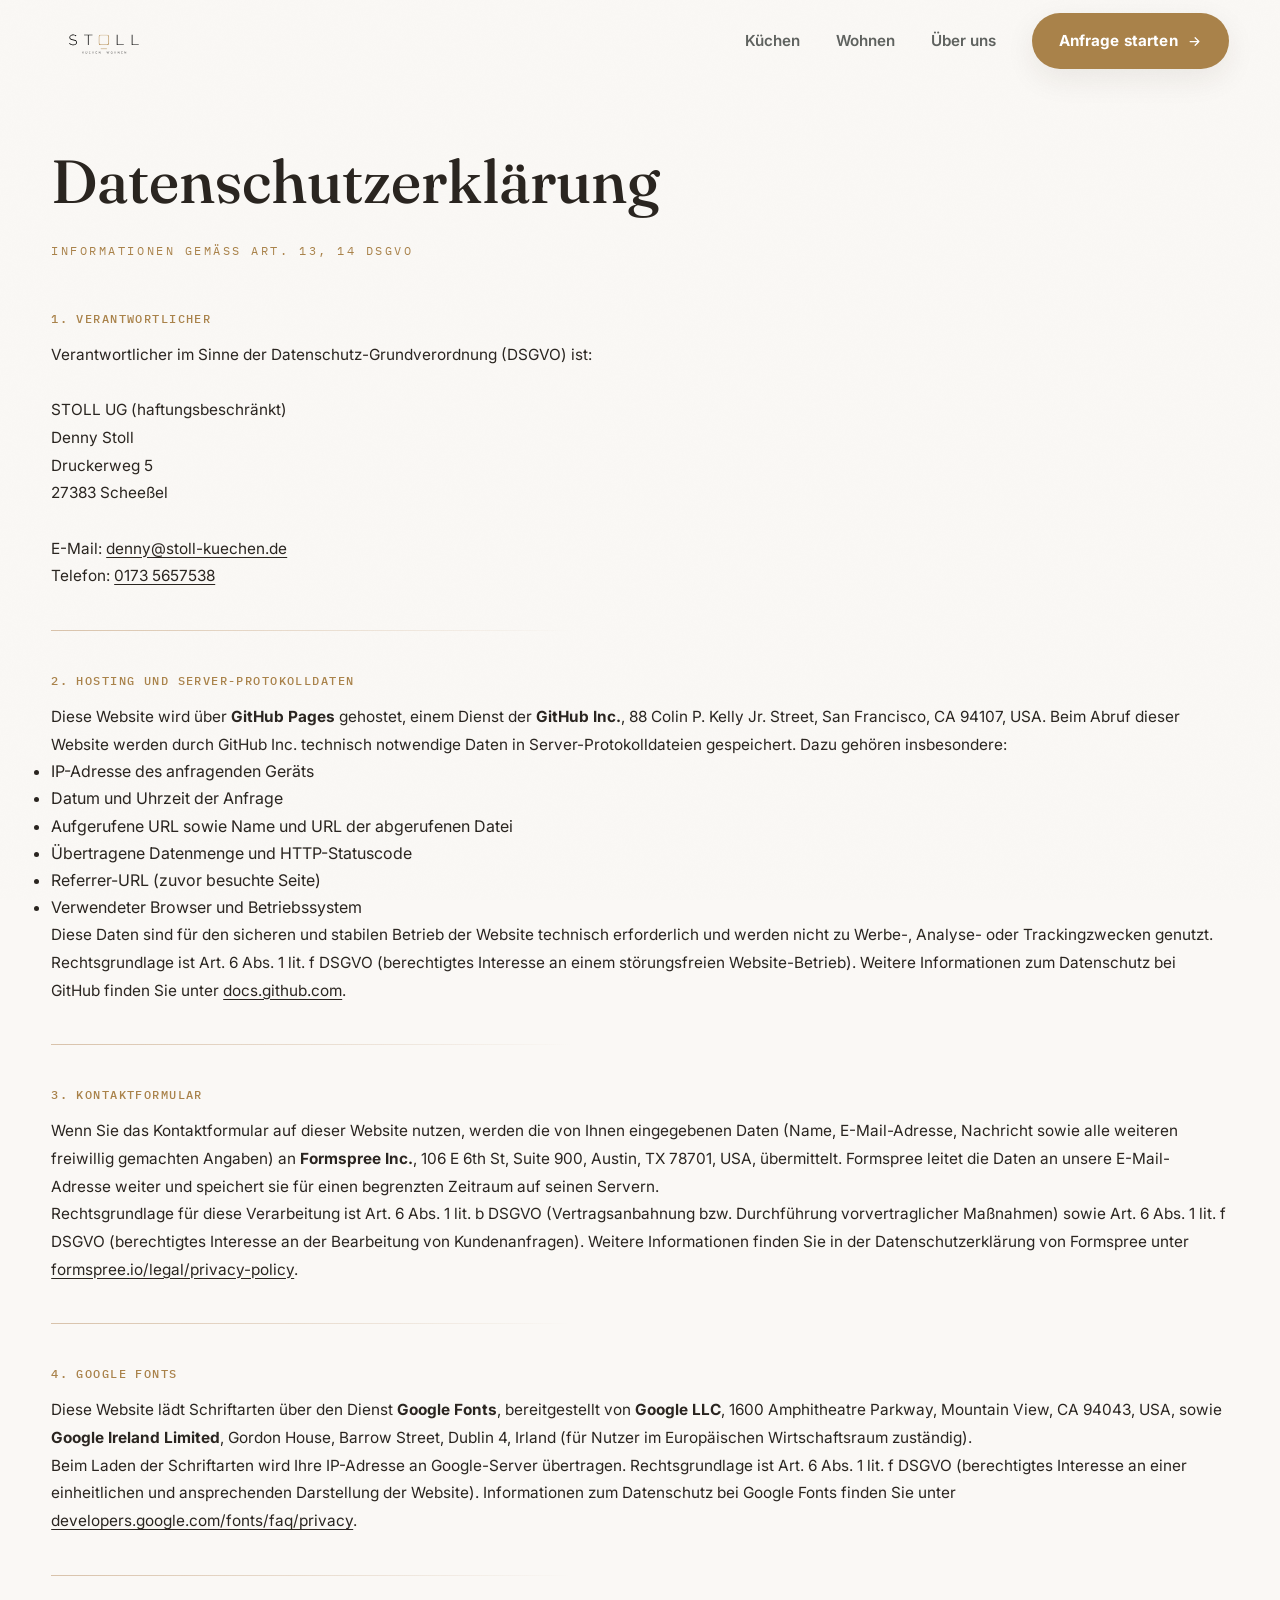
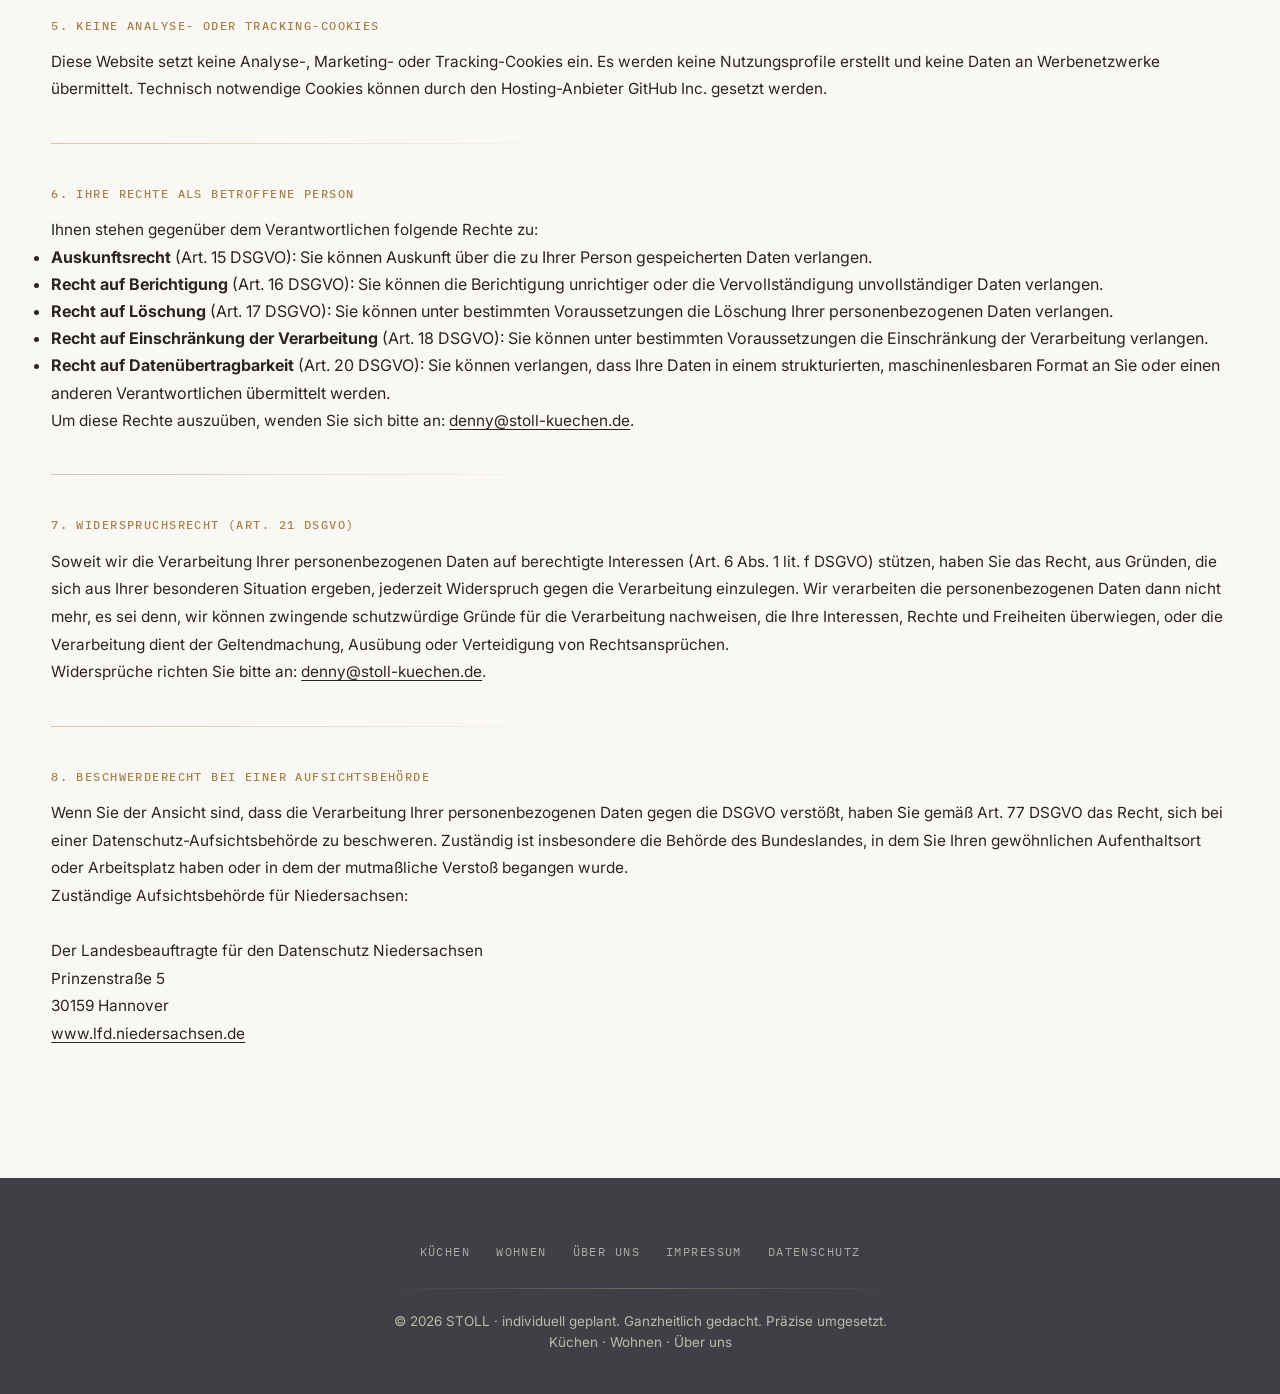
<file: datenschutz.html>
<!DOCTYPE html>
<html lang="de">
<head>
  <meta charset="UTF-8" />
  <meta name="viewport" content="width=device-width, initial-scale=1.0" />
  <meta name="theme-color" content="#141210" />

  <title>Datenschutz — STOLL</title>
  <meta name="description" content="Datenschutzerklärung gemäß DSGVO für STOLL UG (haftungsbeschränkt)." />
  <meta name="author" content="STOLL" />
  <meta name="robots" content="noindex" />
  <link rel="icon" type="image/png" href="resources/pictures/logo.png" />

  <link rel="preconnect" href="https://fonts.googleapis.com" />
  <link rel="preconnect" href="https://fonts.gstatic.com" crossorigin />
  <link href="https://fonts.googleapis.com/css2?family=Fraunces:ital,opsz,wght@0,9..144,400;0,9..144,500;0,9..144,600;1,9..144,500&family=IBM+Plex+Mono:wght@400;500&family=Inter:wght@400;500;600;700;800&display=swap" rel="stylesheet" />

  <link rel="stylesheet" href="styles.css" />
</head>

<body>

<header id="site-header">
  <div class="container nav">
    <a href="index.html#hero" class="brand" aria-label="STOLL — Startseite">
      <img src="resources/pictures/logo.svg" class="nav-logo" alt="STOLL" loading="eager" width="120" height="80" />
    </a>
    <nav class="nav-links" aria-label="Hauptnavigation">
      <a href="index.html">Küchen</a>
      <a href="wohnen.html">Wohnen</a>
      <a href="ueber.html">Über uns</a>
      <a href="index.html#kontakt" class="btn nav-cta">
        Anfrage starten
        <svg class="arrow" width="15" height="15" viewBox="0 0 24 24" fill="none" aria-hidden="true"><path d="M5 12h14M13 6l6 6-6 6" stroke="currentColor" stroke-width="2" stroke-linecap="round" stroke-linejoin="round"/></svg>
      </a>
    </nav>
    <button class="hamburger" id="hamburger-btn" aria-label="Menü öffnen" aria-expanded="false" aria-controls="mobile-drawer">
      <span></span>
      <span></span>
      <span></span>
    </button>
  </div>
</header>

<div class="mobile-overlay" id="mobile-overlay" aria-hidden="true"></div>

<nav class="mobile-drawer" id="mobile-drawer" aria-label="Mobile Navigation" aria-hidden="true">
  <button class="drawer-close" id="drawer-close" aria-label="Menü schließen">
    <svg width="20" height="20" viewBox="0 0 24 24" fill="none" aria-hidden="true"><path d="M18 6 6 18M6 6l12 12" stroke="currentColor" stroke-width="2" stroke-linecap="round"/></svg>
  </button>
  <div class="drawer-links">
    <a href="index.html" class="drawer-link">Küchen</a>
    <a href="wohnen.html" class="drawer-link">Wohnen</a>
    <a href="ueber.html" class="drawer-link">Über&nbsp;uns</a>
    <a href="index.html#kontakt" class="drawer-link">Kontakt</a>
    <a href="impressum.html" class="drawer-link">Impressum</a>
    <a href="datenschutz.html" class="drawer-link" aria-current="page">Datenschutz</a>
  </div>
</nav>

<main id="top">

  <div class="impressum-content">
    <div class="container">
      <h1>Datenschutzerklärung</h1>
      <p class="impressum-intro">Informationen gemäß Art. 13, 14 DSGVO</p>

      <div class="impressum-section">
        <h2>1. Verantwortlicher</h2>
        <p>
          Verantwortlicher im Sinne der Datenschutz-Grundverordnung (DSGVO) ist:<br /><br />
          STOLL UG (haftungsbeschränkt)<br />
          Denny Stoll<br />
          Druckerweg 5<br />
          27383 Scheeßel<br /><br />
          E-Mail: <a href="mailto:denny@stoll-kuechen.de">denny@stoll-kuechen.de</a><br />
          Telefon: <a href="tel:+491735657538">0173 5657538</a>
        </p>
      </div>

      <div class="impressum-rule"></div>

      <div class="impressum-section">
        <h2>2. Hosting und Server-Protokolldaten</h2>
        <p>
          Diese Website wird über <strong>GitHub Pages</strong> gehostet, einem Dienst der
          <strong>GitHub Inc.</strong>, 88 Colin P. Kelly Jr. Street, San Francisco, CA 94107, USA.
          Beim Abruf dieser Website werden durch GitHub Inc. technisch notwendige Daten in
          Server-Protokolldateien gespeichert. Dazu gehören insbesondere:
        </p>
        <ul>
          <li>IP-Adresse des anfragenden Geräts</li>
          <li>Datum und Uhrzeit der Anfrage</li>
          <li>Aufgerufene URL sowie Name und URL der abgerufenen Datei</li>
          <li>Übertragene Datenmenge und HTTP-Statuscode</li>
          <li>Referrer-URL (zuvor besuchte Seite)</li>
          <li>Verwendeter Browser und Betriebssystem</li>
        </ul>
        <p>
          Diese Daten sind für den sicheren und stabilen Betrieb der Website technisch erforderlich
          und werden nicht zu Werbe-, Analyse- oder Trackingzwecken genutzt. Rechtsgrundlage ist
          Art. 6 Abs. 1 lit. f DSGVO (berechtigtes Interesse an einem störungsfreien Website-Betrieb).
          Weitere Informationen zum Datenschutz bei GitHub finden Sie unter
          <a href="https://docs.github.com/de/site-policy/privacy-policies/github-general-privacy-statement" rel="noopener noreferrer" target="_blank">docs.github.com</a>.
        </p>
      </div>

      <div class="impressum-rule"></div>

      <div class="impressum-section">
        <h2>3. Kontaktformular</h2>
        <p>
          Wenn Sie das Kontaktformular auf dieser Website nutzen, werden die von Ihnen eingegebenen
          Daten (Name, E-Mail-Adresse, Nachricht sowie alle weiteren freiwillig gemachten Angaben) an
          <strong>Formspree Inc.</strong>, 106 E 6th St, Suite 900, Austin, TX 78701, USA, übermittelt.
          Formspree leitet die Daten an unsere E-Mail-Adresse weiter und speichert sie für einen
          begrenzten Zeitraum auf seinen Servern.
        </p>
        <p>
          Rechtsgrundlage für diese Verarbeitung ist Art. 6 Abs. 1 lit. b DSGVO (Vertragsanbahnung
          bzw. Durchführung vorvertraglicher Maßnahmen) sowie Art. 6 Abs. 1 lit. f DSGVO
          (berechtigtes Interesse an der Bearbeitung von Kundenanfragen). Weitere Informationen
          finden Sie in der Datenschutzerklärung von Formspree unter
          <a href="https://formspree.io/legal/privacy-policy" rel="noopener noreferrer" target="_blank">formspree.io/legal/privacy-policy</a>.
        </p>
      </div>

      <div class="impressum-rule"></div>

      <div class="impressum-section">
        <h2>4. Google Fonts</h2>
        <p>
          Diese Website lädt Schriftarten über den Dienst <strong>Google Fonts</strong>, bereitgestellt
          von <strong>Google LLC</strong>, 1600 Amphitheatre Parkway, Mountain View, CA 94043, USA,
          sowie <strong>Google Ireland Limited</strong>, Gordon House, Barrow Street, Dublin 4, Irland
          (für Nutzer im Europäischen Wirtschaftsraum zuständig).
        </p>
        <p>
          Beim Laden der Schriftarten wird Ihre IP-Adresse an Google-Server übertragen. Rechtsgrundlage
          ist Art. 6 Abs. 1 lit. f DSGVO (berechtigtes Interesse an einer einheitlichen und
          ansprechenden Darstellung der Website). Informationen zum Datenschutz bei Google Fonts
          finden Sie unter
          <a href="https://developers.google.com/fonts/faq/privacy" rel="noopener noreferrer" target="_blank">developers.google.com/fonts/faq/privacy</a>.
        </p>
      </div>

      <div class="impressum-rule"></div>

      <div class="impressum-section">
        <h2>5. Keine Analyse- oder Tracking-Cookies</h2>
        <p>
          Diese Website setzt keine Analyse-, Marketing- oder Tracking-Cookies ein. Es werden keine
          Nutzungsprofile erstellt und keine Daten an Werbenetzwerke übermittelt. Technisch notwendige
          Cookies können durch den Hosting-Anbieter GitHub Inc. gesetzt werden.
        </p>
      </div>

      <div class="impressum-rule"></div>

      <div class="impressum-section">
        <h2>6. Ihre Rechte als betroffene Person</h2>
        <p>
          Ihnen stehen gegenüber dem Verantwortlichen folgende Rechte zu:
        </p>
        <ul>
          <li><strong>Auskunftsrecht</strong> (Art. 15 DSGVO): Sie können Auskunft über die zu Ihrer
              Person gespeicherten Daten verlangen.</li>
          <li><strong>Recht auf Berichtigung</strong> (Art. 16 DSGVO): Sie können die Berichtigung
              unrichtiger oder die Vervollständigung unvollständiger Daten verlangen.</li>
          <li><strong>Recht auf Löschung</strong> (Art. 17 DSGVO): Sie können unter bestimmten
              Voraussetzungen die Löschung Ihrer personenbezogenen Daten verlangen.</li>
          <li><strong>Recht auf Einschränkung der Verarbeitung</strong> (Art. 18 DSGVO): Sie können
              unter bestimmten Voraussetzungen die Einschränkung der Verarbeitung verlangen.</li>
          <li><strong>Recht auf Datenübertragbarkeit</strong> (Art. 20 DSGVO): Sie können verlangen,
              dass Ihre Daten in einem strukturierten, maschinenlesbaren Format an Sie oder einen
              anderen Verantwortlichen übermittelt werden.</li>
        </ul>
        <p>
          Um diese Rechte auszuüben, wenden Sie sich bitte an:
          <a href="mailto:denny@stoll-kuechen.de">denny@stoll-kuechen.de</a>.
        </p>
      </div>

      <div class="impressum-rule"></div>

      <div class="impressum-section">
        <h2>7. Widerspruchsrecht (Art. 21 DSGVO)</h2>
        <p>
          Soweit wir die Verarbeitung Ihrer personenbezogenen Daten auf berechtigte Interessen
          (Art. 6 Abs. 1 lit. f DSGVO) stützen, haben Sie das Recht, aus Gründen, die sich aus
          Ihrer besonderen Situation ergeben, jederzeit Widerspruch gegen die Verarbeitung einzulegen.
          Wir verarbeiten die personenbezogenen Daten dann nicht mehr, es sei denn, wir können
          zwingende schutzwürdige Gründe für die Verarbeitung nachweisen, die Ihre Interessen,
          Rechte und Freiheiten überwiegen, oder die Verarbeitung dient der Geltendmachung, Ausübung
          oder Verteidigung von Rechtsansprüchen.
        </p>
        <p>
          Widersprüche richten Sie bitte an:
          <a href="mailto:denny@stoll-kuechen.de">denny@stoll-kuechen.de</a>.
        </p>
      </div>

      <div class="impressum-rule"></div>

      <div class="impressum-section">
        <h2>8. Beschwerderecht bei einer Aufsichtsbehörde</h2>
        <p>
          Wenn Sie der Ansicht sind, dass die Verarbeitung Ihrer personenbezogenen Daten gegen die
          DSGVO verstößt, haben Sie gemäß Art. 77 DSGVO das Recht, sich bei einer
          Datenschutz-Aufsichtsbehörde zu beschweren. Zuständig ist insbesondere die Behörde des
          Bundeslandes, in dem Sie Ihren gewöhnlichen Aufenthaltsort oder Arbeitsplatz haben oder
          in dem der mutmaßliche Verstoß begangen wurde.
        </p>
        <p>
          Zuständige Aufsichtsbehörde für Niedersachsen:<br /><br />
          Der Landesbeauftragte für den Datenschutz Niedersachsen<br />
          Prinzenstraße 5<br />
          30159 Hannover<br />
          <a href="https://www.lfd.niedersachsen.de" rel="noopener noreferrer" target="_blank">www.lfd.niedersachsen.de</a>
        </p>
      </div>

    </div>
  </div>

</main>

<footer>
  <div class="container">
    <nav class="foot-links" aria-label="Footer-Navigation">
      <a href="index.html">Küchen</a>
      <a href="wohnen.html">Wohnen</a>
      <a href="ueber.html">Über uns</a>
      <a href="impressum.html">Impressum</a>
      <a href="datenschutz.html">Datenschutz</a>
    </nav>
    <div class="foot-rule"></div>
    <p class="copy">
      © 2026 STOLL · individuell geplant. Ganzheitlich gedacht. Präzise umgesetzt.<span class="copy-services"><br />
      Küchen · Wohnen · Über uns</span>
    </p>
  </div>
</footer>

<script>
  // --- nav shadow on scroll ---
  (function () {
    var header = document.getElementById('site-header');
    if (!header) return;
    var onScroll = function () {
      if (window.scrollY > 16) header.classList.add('scrolled');
      else header.classList.remove('scrolled');
    };
    window.addEventListener('scroll', onScroll, { passive: true });
    onScroll();
  })();

  // --- hamburger + drawer ---
  (function () {
    var btn = document.getElementById('hamburger-btn');
    var drawer = document.getElementById('mobile-drawer');
    var overlay = document.getElementById('mobile-overlay');
    var closeBtn = document.getElementById('drawer-close');
    if (!btn || !drawer || !overlay) return;

    function openDrawer() {
      document.body.classList.add('drawer-open');
      btn.setAttribute('aria-expanded', 'true');
      drawer.setAttribute('aria-hidden', 'false');
      overlay.setAttribute('aria-hidden', 'false');
    }

    function closeDrawer() {
      document.body.classList.remove('drawer-open');
      btn.setAttribute('aria-expanded', 'false');
      drawer.setAttribute('aria-hidden', 'true');
      overlay.setAttribute('aria-hidden', 'true');
    }

    btn.addEventListener('click', openDrawer);
    overlay.addEventListener('click', closeDrawer);
    if (closeBtn) { closeBtn.addEventListener('click', closeDrawer); }

    document.addEventListener('keydown', function (e) {
      if (e.key === 'Escape' && document.body.classList.contains('drawer-open')) {
        closeDrawer();
        btn.focus();
      }
    });
  })();
</script>

</body>
</html>
</file>
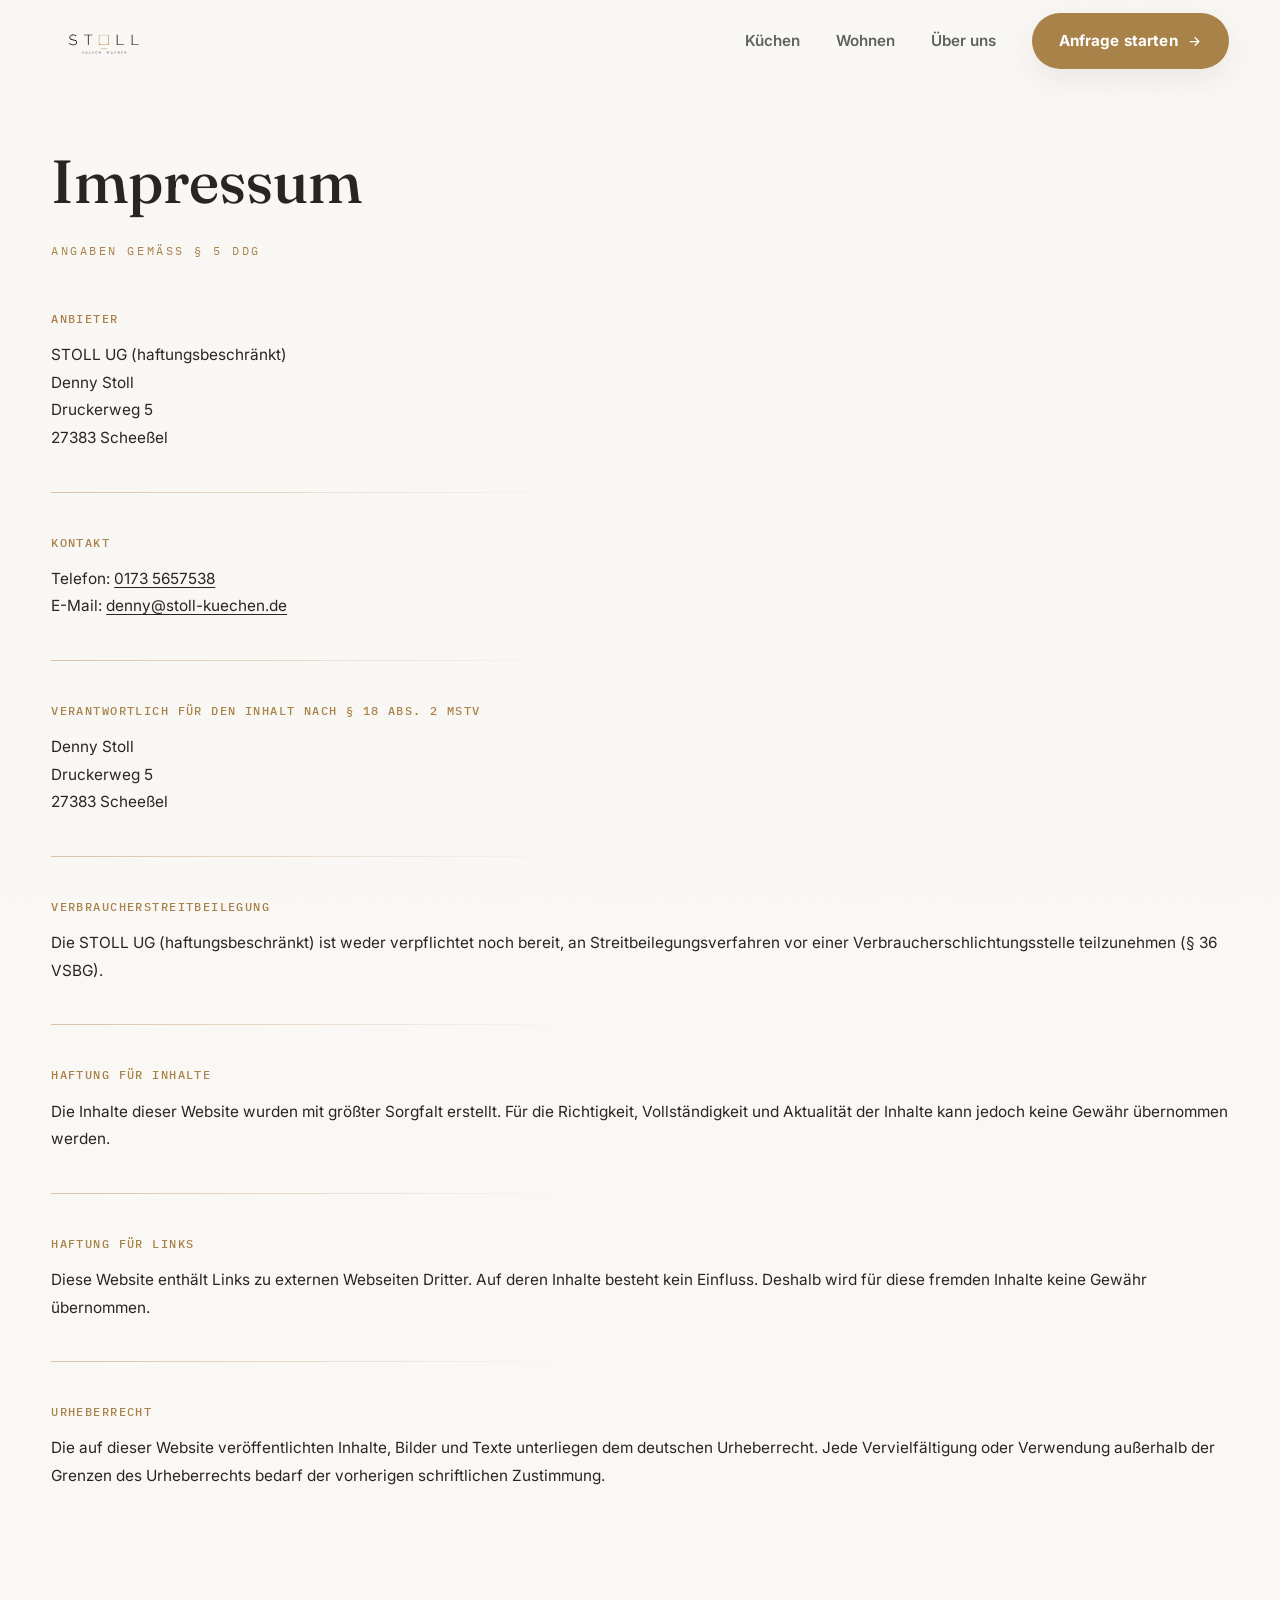
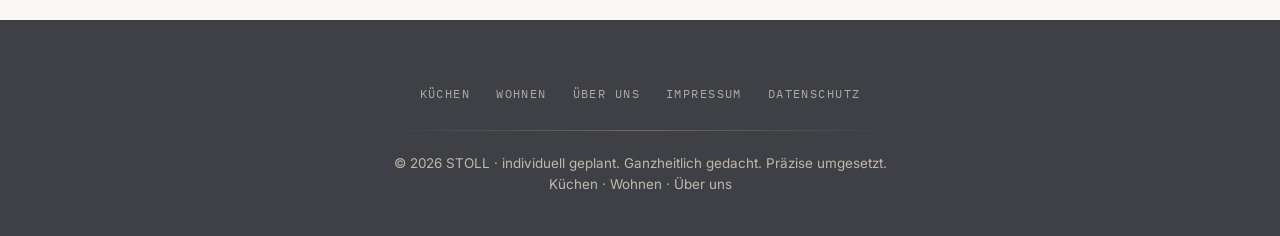
<file: impressum.html>
<!DOCTYPE html>
<html lang="de">
<head>
  <meta charset="UTF-8" />
  <meta name="viewport" content="width=device-width, initial-scale=1.0" />
  <meta name="theme-color" content="#141210" />

  <title>Impressum — STOLL</title>
  <meta name="description" content="Impressum und Anbieterkennzeichnung gemäß § 5 DDG für STOLL UG (haftungsbeschränkt)." />
  <meta name="author" content="STOLL" />
  <meta name="robots" content="noindex" />
  <link rel="icon" type="image/png" href="resources/pictures/logo.png" />

  <link rel="preconnect" href="https://fonts.googleapis.com" />
  <link rel="preconnect" href="https://fonts.gstatic.com" crossorigin />
  <link href="https://fonts.googleapis.com/css2?family=Fraunces:ital,opsz,wght@0,9..144,400;0,9..144,500;0,9..144,600;1,9..144,500&family=IBM+Plex+Mono:wght@400;500&family=Inter:wght@400;500;600;700;800&display=swap" rel="stylesheet" />

  <link rel="stylesheet" href="styles.css" />
</head>

<body>

<header id="site-header">
  <div class="container nav">
    <a href="index.html#hero" class="brand" aria-label="STOLL — Startseite">
      <img src="resources/pictures/logo.svg" class="nav-logo" alt="STOLL" loading="eager" width="120" height="80" />
    </a>
    <nav class="nav-links" aria-label="Hauptnavigation">
      <a href="index.html">Küchen</a>
      <a href="wohnen.html">Wohnen</a>
      <a href="ueber.html">Über uns</a>
      <a href="index.html#kontakt" class="btn nav-cta">
        Anfrage starten
        <svg class="arrow" width="15" height="15" viewBox="0 0 24 24" fill="none" aria-hidden="true"><path d="M5 12h14M13 6l6 6-6 6" stroke="currentColor" stroke-width="2" stroke-linecap="round" stroke-linejoin="round"/></svg>
      </a>
    </nav>
    <button class="hamburger" id="hamburger-btn" aria-label="Menü öffnen" aria-expanded="false" aria-controls="mobile-drawer">
      <span></span>
      <span></span>
      <span></span>
    </button>
  </div>
</header>

<div class="mobile-overlay" id="mobile-overlay" aria-hidden="true"></div>

<nav class="mobile-drawer" id="mobile-drawer" aria-label="Mobile Navigation" aria-hidden="true">
  <button class="drawer-close" id="drawer-close" aria-label="Menü schließen">
    <svg width="20" height="20" viewBox="0 0 24 24" fill="none" aria-hidden="true"><path d="M18 6 6 18M6 6l12 12" stroke="currentColor" stroke-width="2" stroke-linecap="round"/></svg>
  </button>
  <div class="drawer-links">
    <a href="index.html" class="drawer-link">Küchen</a>
    <a href="wohnen.html" class="drawer-link">Wohnen</a>
    <a href="ueber.html" class="drawer-link">Über&nbsp;uns</a>
    <a href="index.html#kontakt" class="drawer-link">Kontakt</a>
    <a href="impressum.html" class="drawer-link" aria-current="page">Impressum</a>
    <a href="datenschutz.html" class="drawer-link">Datenschutz</a>
  </div>
</nav>

<main id="top">

  <div class="impressum-content">
    <div class="container">
      <h1>Impressum</h1>
      <p class="impressum-intro">Angaben gemäß § 5 DDG</p>

      <div class="impressum-section">
        <h2>Anbieter</h2>
        <p>
          STOLL UG (haftungsbeschränkt)<br />
          Denny Stoll<br />
          Druckerweg 5<br />
          27383 Scheeßel
        </p>
      </div>

      <div class="impressum-rule"></div>

      <div class="impressum-section">
        <h2>Kontakt</h2>
        <p>
          Telefon: <a href="tel:+491735657538">0173 5657538</a><br />
          E-Mail: <a href="mailto:denny@stoll-kuechen.de">denny@stoll-kuechen.de</a>
        </p>
      </div>

      <div class="impressum-rule"></div>

      <!--
        Handelsregister — wird nach Eintragung ergänzt.

      <div class="impressum-section">
        <h2>Handelsregister</h2>
        <p>
          Registergericht: Wird nach Eintragung ergänzt.<br />
          Handelsregisternummer: Wird nach Eintragung ergänzt.
        </p>
      </div>

      <div class="impressum-rule"></div>
      -->

      <!--
        Umsatzsteuer-ID — wird nach Erteilung ergänzt.

      <div class="impressum-section">
        <h2>Umsatzsteuer-ID</h2>
        <p>
          Umsatzsteuer-Identifikationsnummer gemäß § 27a Umsatzsteuergesetz:<br />
          Wird nach Erteilung ergänzt.
        </p>
      </div>

      <div class="impressum-rule"></div>
      -->

      <div class="impressum-section">
        <h2>Verantwortlich für den Inhalt nach § 18 Abs. 2 MStV</h2>
        <p>
          Denny Stoll<br />
          Druckerweg 5<br />
          27383 Scheeßel
        </p>
      </div>

      <div class="impressum-rule"></div>

      <div class="impressum-section">
        <h2>Verbraucherstreitbeilegung</h2>
        <p>
          Die STOLL UG (haftungsbeschränkt) ist weder verpflichtet noch bereit, an Streitbeilegungsverfahren
          vor einer Verbraucherschlichtungsstelle teilzunehmen (§ 36 VSBG).
        </p>
      </div>

      <div class="impressum-rule"></div>

      <div class="impressum-section">
        <h2>Haftung für Inhalte</h2>
        <p>
          Die Inhalte dieser Website wurden mit größter Sorgfalt erstellt. Für die Richtigkeit,
          Vollständigkeit und Aktualität der Inhalte kann jedoch keine Gewähr übernommen werden.
        </p>
      </div>

      <div class="impressum-rule"></div>

      <div class="impressum-section">
        <h2>Haftung für Links</h2>
        <p>
          Diese Website enthält Links zu externen Webseiten Dritter. Auf deren Inhalte besteht kein Einfluss.
          Deshalb wird für diese fremden Inhalte keine Gewähr übernommen.
        </p>
      </div>

      <div class="impressum-rule"></div>

      <div class="impressum-section">
        <h2>Urheberrecht</h2>
        <p>
          Die auf dieser Website veröffentlichten Inhalte, Bilder und Texte unterliegen dem deutschen
          Urheberrecht. Jede Vervielfältigung oder Verwendung außerhalb der Grenzen des Urheberrechts
          bedarf der vorherigen schriftlichen Zustimmung.
        </p>
      </div>

    </div>
  </div>

</main>

<footer>
  <div class="container">
    <nav class="foot-links" aria-label="Footer-Navigation">
      <a href="index.html">Küchen</a>
      <a href="wohnen.html">Wohnen</a>
      <a href="ueber.html">Über uns</a>
      <a href="impressum.html">Impressum</a>
      <a href="datenschutz.html">Datenschutz</a>
    </nav>
    <div class="foot-rule"></div>
    <p class="copy">
      © 2026 STOLL · individuell geplant. Ganzheitlich gedacht. Präzise umgesetzt.<span class="copy-services"><br />
      Küchen · Wohnen · Über uns</span>
    </p>
  </div>
</footer>

<script>
  // --- nav shadow on scroll ---
  (function () {
    var header = document.getElementById('site-header');
    if (!header) return;
    var onScroll = function () {
      if (window.scrollY > 16) header.classList.add('scrolled');
      else header.classList.remove('scrolled');
    };
    window.addEventListener('scroll', onScroll, { passive: true });
    onScroll();
  })();

  // --- hamburger + drawer ---
  (function () {
    var btn = document.getElementById('hamburger-btn');
    var drawer = document.getElementById('mobile-drawer');
    var overlay = document.getElementById('mobile-overlay');
    var closeBtn = document.getElementById('drawer-close');
    if (!btn || !drawer || !overlay) return;

    function openDrawer() {
      document.body.classList.add('drawer-open');
      btn.setAttribute('aria-expanded', 'true');
      drawer.setAttribute('aria-hidden', 'false');
      overlay.setAttribute('aria-hidden', 'false');
    }

    function closeDrawer() {
      document.body.classList.remove('drawer-open');
      btn.setAttribute('aria-expanded', 'false');
      drawer.setAttribute('aria-hidden', 'true');
      overlay.setAttribute('aria-hidden', 'true');
    }

    btn.addEventListener('click', openDrawer);
    overlay.addEventListener('click', closeDrawer);
    if (closeBtn) { closeBtn.addEventListener('click', closeDrawer); }

    document.addEventListener('keydown', function (e) {
      if (e.key === 'Escape' && document.body.classList.contains('drawer-open')) {
        closeDrawer();
        btn.focus();
      }
    });
  })();
</script>

</body>
</html>
</file>
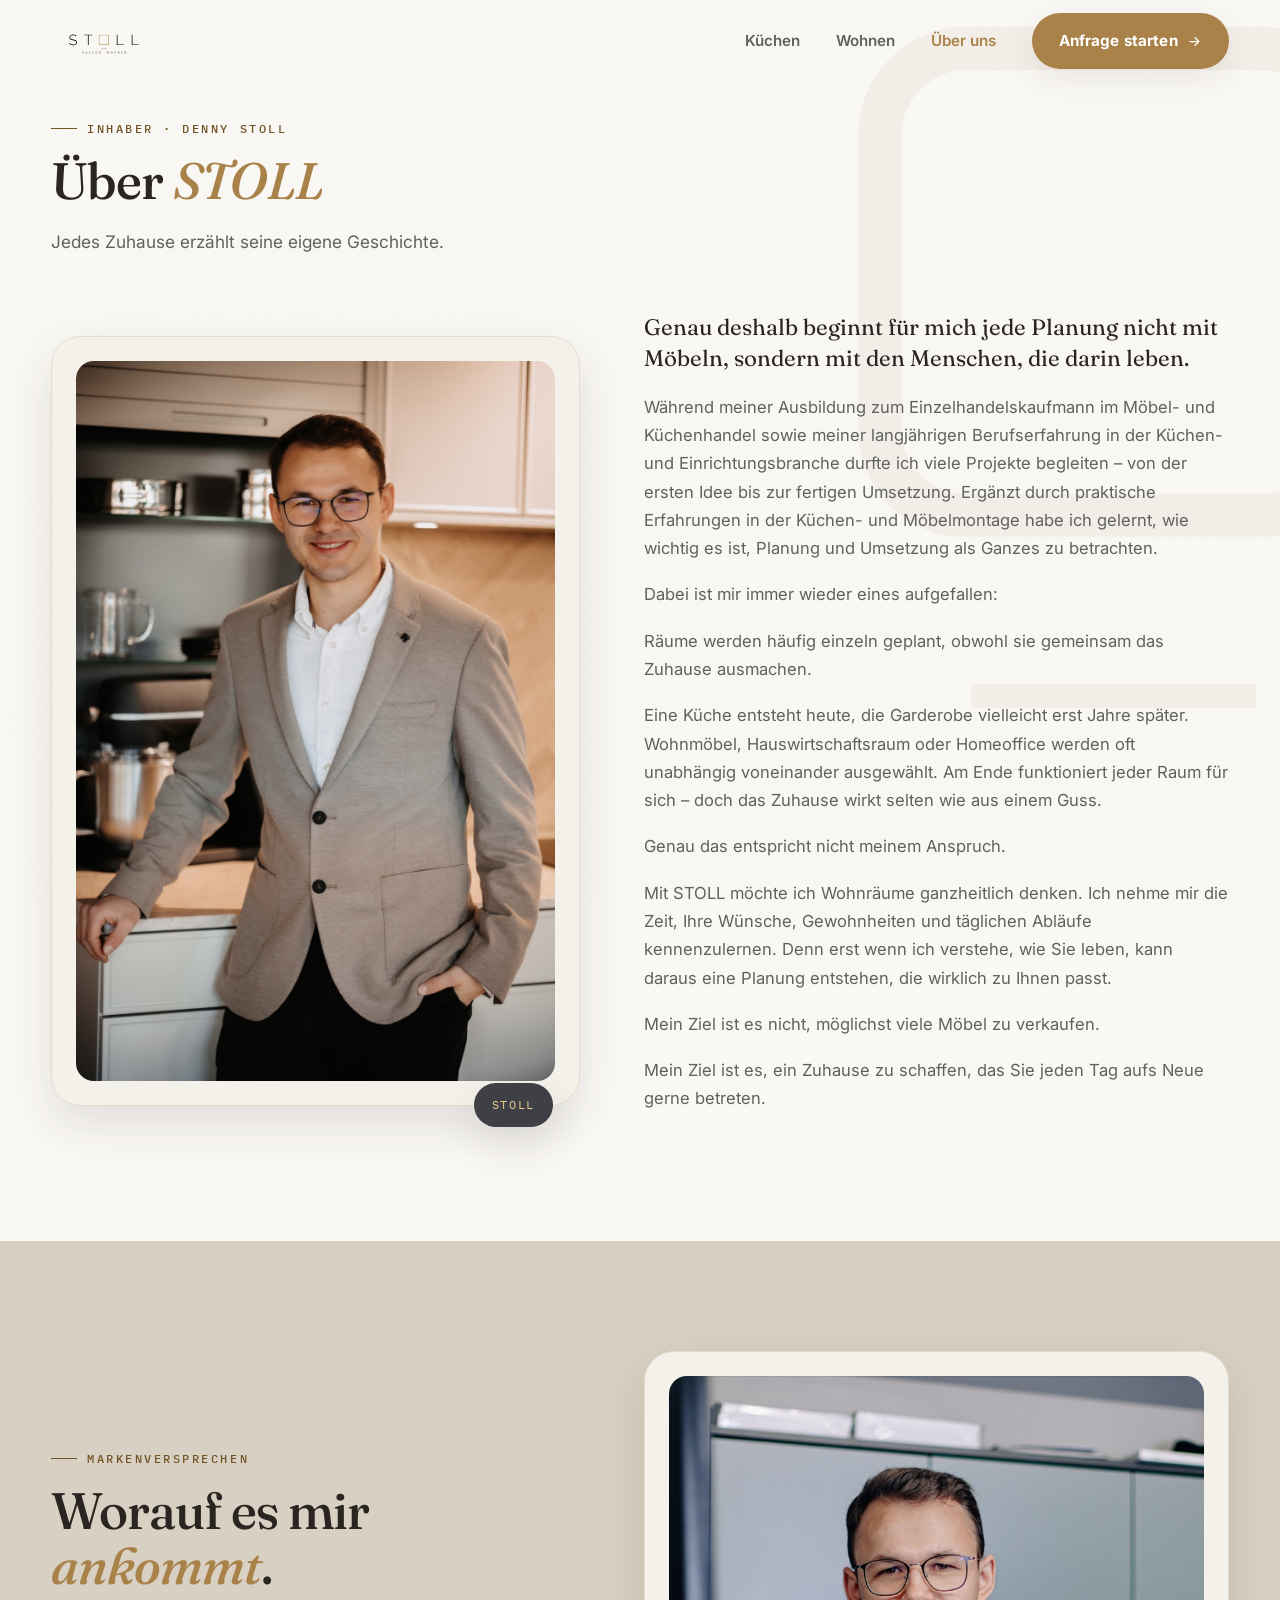
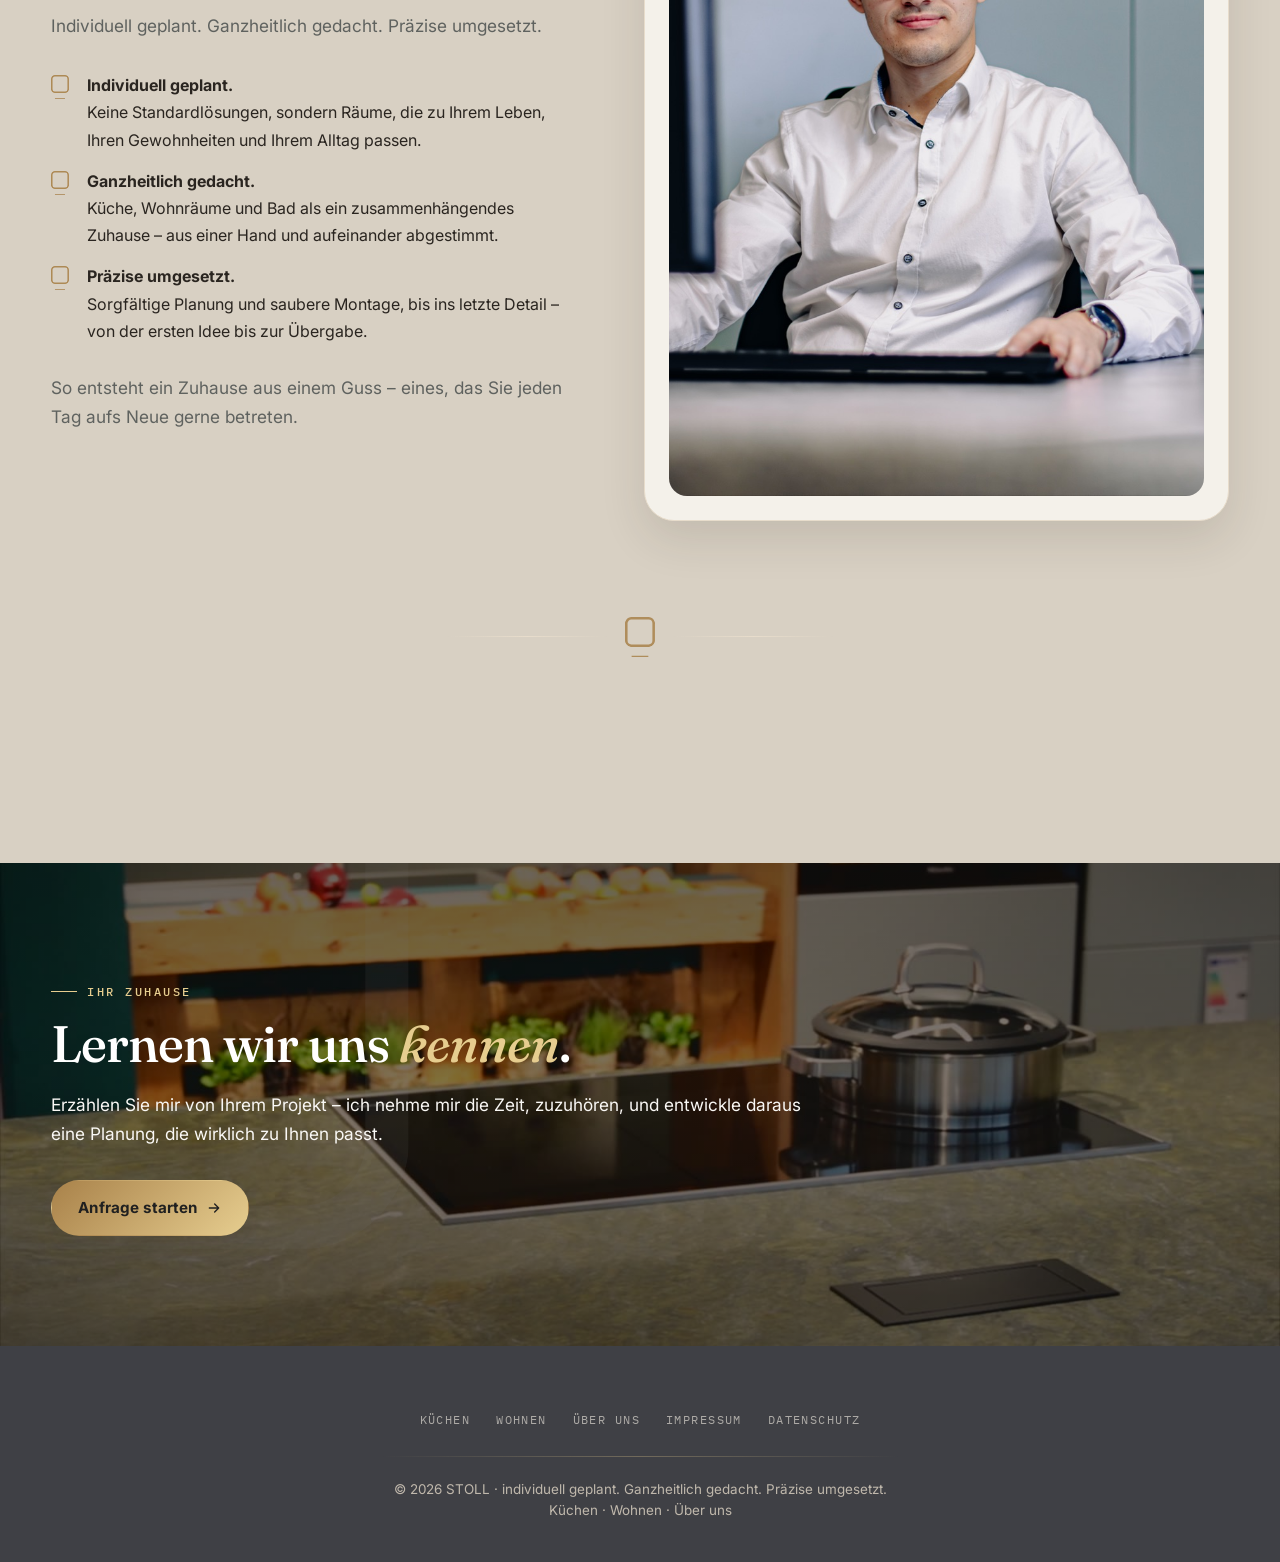
<file: ueber.html>
<!DOCTYPE html>
<html lang="de">
<head>
  <meta charset="UTF-8" />
  <meta name="viewport" content="width=device-width, initial-scale=1.0" />
  <!-- Optional: Google Search Console verification token. Leave the placeholder
       if unused, or fill it via config.env / scripts/fill.py. -->
  <meta name="google-site-verification" content="" />

  <title>Über uns — STOLL</title>
  <meta name="description" content="Über STOLL: Inhaber Denny Stoll plant Küchen und ganzheitliche Wohnkonzepte vom ersten Gespräch bis zur fertigen Umsetzung – persönlich, individuell und aus einer Hand. Für Scheeßel, Rotenburg (Wümme) und Umgebung." />
  <meta name="author" content="STOLL" />
  <meta name="theme-color" content="#141210" />
  <link rel="canonical" href="https://stoll-kuechen.de/ueber.html" />
  <link rel="icon" type="image/png" href="resources/pictures/logo.png" />

  <meta property="og:type" content="website" />
  <meta property="og:locale" content="de_DE" />
  <meta property="og:site_name" content="STOLL" />
  <meta property="og:title" content="Über uns — STOLL" />
  <meta property="og:description" content="Die Geschichte hinter STOLL: ganzheitlich gedachte Wohnräume, persönlich geplant von Inhaber Denny Stoll – von der ersten Idee bis zur Umsetzung." />
  <meta property="og:url" content="https://stoll-kuechen.de/ueber.html" />
  <meta property="og:image" content="https://stoll-kuechen.de/resources/pictures/logo.png" />
  <meta name="twitter:card" content="summary_large_image" />
  <meta name="twitter:title" content="Über uns — STOLL" />
  <meta name="twitter:description" content="Die Geschichte hinter STOLL – Wohnräume, die als Ganzes gedacht werden." />
  <meta name="twitter:image" content="https://stoll-kuechen.de/resources/pictures/logo.png" />

  <link rel="preconnect" href="https://fonts.googleapis.com" />
  <link rel="preconnect" href="https://fonts.gstatic.com" crossorigin />
  <link href="https://fonts.googleapis.com/css2?family=Fraunces:ital,opsz,wght@0,9..144,400;0,9..144,500;0,9..144,600;1,9..144,500&family=IBM+Plex+Mono:wght@400;500&family=Inter:wght@400;500;600;700;800&display=swap" rel="stylesheet" />

  <link rel="stylesheet" href="styles.css" />

  <script type="application/ld+json">
  {
    "@context": "https://schema.org",
    "@type": "LocalBusiness",
    "name": "STOLL",
    "description": "STOLL verbindet individuelle Küchenplanung mit ganzheitlichen Wohnkonzepten – ein Zuhause aus einem Guss. Für Scheeßel, Rotenburg (Wümme) und Umgebung.",
    "image": "https://stoll-kuechen.de/resources/pictures/logo.png",
    "url": "https://stoll-kuechen.de/ueber.html",
    "telephone": "+491735657538",
    "email": "denny@stoll-kuechen.de",
    "address": {
      "@type": "PostalAddress",
      "postalCode": "27383",
      "addressLocality": "Scheeßel",
      "addressCountry": "DE"
    },
    "areaServed": "Rotenburg (Wümme) und Umgebung"
  }
  </script>
</head>

<body>

<header id="site-header">
  <div class="container nav">
    <a href="index.html#hero" class="brand" aria-label="STOLL — Startseite">
      <img src="resources/pictures/logo.svg" class="nav-logo" alt="STOLL" loading="eager" width="120" height="80" />
    </a>
    <nav class="nav-links" aria-label="Hauptnavigation">
      <a href="index.html">Küchen</a>
      <a href="wohnen.html">Wohnen</a>
      <a href="ueber.html" aria-current="page">Über uns</a>
      <a href="index.html#kontakt" class="btn nav-cta">
        Anfrage starten
        <svg class="arrow" width="15" height="15" viewBox="0 0 24 24" fill="none" aria-hidden="true"><path d="M5 12h14M13 6l6 6-6 6" stroke="currentColor" stroke-width="2" stroke-linecap="round" stroke-linejoin="round"/></svg>
      </a>
    </nav>
    <button class="hamburger" id="hamburger-btn" aria-label="Menü öffnen" aria-expanded="false" aria-controls="mobile-drawer">
      <span></span>
      <span></span>
      <span></span>
    </button>
  </div>
</header>

<div class="mobile-overlay" id="mobile-overlay" aria-hidden="true"></div>

<nav class="mobile-drawer" id="mobile-drawer" aria-label="Mobile Navigation" aria-hidden="true">
  <button class="drawer-close" id="drawer-close" aria-label="Menü schließen">
    <svg width="20" height="20" viewBox="0 0 24 24" fill="none" aria-hidden="true"><path d="M18 6 6 18M6 6l12 12" stroke="currentColor" stroke-width="2" stroke-linecap="round"/></svg>
  </button>
  <div class="drawer-links">
    <a href="index.html" class="drawer-link">Küchen</a>
    <a href="wohnen.html" class="drawer-link">Wohnen</a>
    <a href="ueber.html" class="drawer-link" aria-current="page">Über&nbsp;uns</a>
    <a href="index.html#kontakt" class="drawer-link">Kontakt</a>
    <a href="impressum.html" class="drawer-link">Impressum</a>
    <a href="datenschutz.html" class="drawer-link">Datenschutz</a>
  </div>
</nav>

<main id="top">

  <!-- ===================== ÜBER — STORY ===================== -->
  <section id="ueber">
    <!-- Recurring brand "O" — faint watermark behind the story. Decorative. -->
    <span class="o-watermark" aria-hidden="true" style="right:-7%; top:2%;"><svg xmlns="http://www.w3.org/2000/svg" viewBox="0 0 236.88 315.75" fill="currentColor" role="img" aria-hidden="true"><defs><clipPath id="ouw-18f285faab"><path d="M 0.78125 0.75 L 236 0.75 L 236 236 L 0.78125 236 Z M 0.78125 0.75 " clip-rule="nonzero"/></clipPath><clipPath id="ouw-90af466096"><path d="M 0.0351562 50.210938 L 0.0351562 186.21875 C 0.0351562 213.949219 22.511719 236.429688 50.242188 236.429688 L 186.253906 236.429688 C 213.984375 236.429688 236.464844 213.949219 236.464844 186.21875 L 236.464844 50.210938 C 236.464844 22.480469 213.984375 0 186.253906 0 L 50.242188 0 C 22.511719 0 0.0351562 22.480469 0.0351562 50.210938 Z M 0.0351562 50.210938 " clip-rule="nonzero"/></clipPath><clipPath id="ouw-c1b9705674"><path d="M 51.144531 0.898438 L 185.351562 0.898438 C 213.082031 0.898438 235.5625 23.378906 235.5625 51.109375 L 235.5625 185.320312 C 235.5625 213.050781 213.082031 235.53125 185.351562 235.53125 L 51.144531 235.53125 C 23.414062 235.53125 0.933594 213.050781 0.933594 185.320312 L 0.933594 51.109375 C 0.933594 23.378906 23.414062 0.898438 51.144531 0.898438 Z M 51.144531 0.898438 " clip-rule="nonzero"/></clipPath><clipPath id="ouw-21a5c34f56"><path d="M 0.0351562 0 L 236.097656 0 L 236.097656 236.0625 L 0.0351562 236.0625 Z M 0.0351562 0 " clip-rule="nonzero"/></clipPath><clipPath id="ouw-f9baf54a4a"><path d="M 0.0351562 50.210938 L 0.0351562 186.21875 C 0.0351562 213.949219 22.511719 236.429688 50.242188 236.429688 L 186.253906 236.429688 C 213.984375 236.429688 236.464844 213.949219 236.464844 186.21875 L 236.464844 50.210938 C 236.464844 22.480469 213.984375 0 186.253906 0 L 50.242188 0 C 22.511719 0 0.0351562 22.480469 0.0351562 50.210938 Z M 0.0351562 50.210938 " clip-rule="nonzero"/></clipPath><clipPath id="ouw-d1e6bcbc93"><path d="M 0.0351562 50.210938 L 0.0351562 186.214844 C 0.0351562 213.945312 22.511719 236.425781 50.242188 236.425781 L 186.25 236.425781 C 213.980469 236.425781 236.460938 213.945312 236.460938 186.214844 L 236.460938 50.210938 C 236.460938 22.480469 213.980469 0 186.25 0 L 50.242188 0 C 22.511719 0 0.0351562 22.480469 0.0351562 50.210938 Z M 0.0351562 50.210938 " clip-rule="nonzero"/></clipPath><clipPath id="ouw-80a44c258c"><path d="M 46 304 L 190 304 L 190 315.5 L 46 315.5 Z M 46 304 " clip-rule="nonzero"/></clipPath></defs><g clip-path="url(#ouw-18f285faab)"><g clip-path="url(#ouw-90af466096)"><g clip-path="url(#ouw-c1b9705674)"><path fill="currentColor" d="M 209.675781 236.425781 L 26.804688 236.425781 C 25.929688 236.425781 25.054688 236.378906 24.183594 236.292969 C 23.308594 236.207031 22.445312 236.078125 21.582031 235.90625 C 20.722656 235.734375 19.875 235.519531 19.035156 235.265625 C 18.199219 235.007812 17.375 234.714844 16.5625 234.378906 C 15.753906 234.042969 14.960938 233.667969 14.1875 233.253906 C 13.417969 232.839844 12.664062 232.386719 11.9375 231.902344 C 11.207031 231.414062 10.503906 230.890625 9.828125 230.335938 C 9.148438 229.777344 8.5 229.191406 7.882812 228.570312 C 7.261719 227.949219 6.671875 227.300781 6.117188 226.621094 C 5.5625 225.945312 5.039062 225.242188 4.550781 224.511719 C 4.066406 223.785156 3.613281 223.03125 3.203125 222.257812 C 2.789062 221.484375 2.414062 220.695312 2.078125 219.882812 C 1.742188 219.074219 1.445312 218.25 1.191406 217.410156 C 0.9375 216.574219 0.722656 215.722656 0.550781 214.863281 C 0.378906 214.003906 0.25 213.136719 0.164062 212.265625 C 0.078125 211.390625 0.0351562 210.519531 0.0351562 209.640625 L 0.0351562 26.773438 C 0.0351562 25.894531 0.078125 25.023438 0.164062 24.148438 C 0.253906 23.277344 0.382812 22.410156 0.554688 21.550781 C 0.726562 20.691406 0.9375 19.84375 1.195312 19.003906 C 1.449219 18.167969 1.746094 17.34375 2.082031 16.53125 C 2.417969 15.722656 2.792969 14.933594 3.207031 14.160156 C 3.617188 13.386719 4.070312 12.636719 4.554688 11.90625 C 5.042969 11.179688 5.566406 10.476562 6.121094 9.796875 C 6.679688 9.121094 7.265625 8.472656 7.886719 7.851562 C 8.503906 7.230469 9.152344 6.644531 9.832031 6.089844 C 10.507812 5.53125 11.210938 5.011719 11.941406 4.523438 C 12.667969 4.035156 13.417969 3.585938 14.191406 3.171875 C 14.964844 2.757812 15.757812 2.382812 16.566406 2.046875 C 17.375 1.710938 18.199219 1.414062 19.039062 1.160156 C 19.878906 0.90625 20.726562 0.691406 21.585938 0.519531 C 22.445312 0.347656 23.3125 0.21875 24.183594 0.132812 C 25.054688 0.046875 25.929688 0 26.804688 0 L 209.675781 0 C 210.550781 0 211.425781 0.0429688 212.296875 0.132812 C 213.171875 0.21875 214.039062 0.347656 214.898438 0.519531 C 215.757812 0.691406 216.605469 0.902344 217.445312 1.15625 C 218.285156 1.414062 219.109375 1.707031 219.917969 2.042969 C 220.726562 2.378906 221.519531 2.753906 222.292969 3.167969 C 223.066406 3.582031 223.816406 4.03125 224.546875 4.519531 C 225.273438 5.003906 225.980469 5.527344 226.65625 6.082031 C 227.335938 6.640625 227.984375 7.226562 228.601562 7.847656 C 229.222656 8.46875 229.8125 9.117188 230.367188 9.792969 C 230.925781 10.472656 231.445312 11.175781 231.933594 11.902344 C 232.421875 12.632812 232.871094 13.382812 233.285156 14.15625 C 233.699219 14.929688 234.074219 15.71875 234.410156 16.53125 C 234.746094 17.339844 235.042969 18.164062 235.296875 19.003906 C 235.554688 19.839844 235.765625 20.691406 235.9375 21.550781 C 236.109375 22.410156 236.242188 23.277344 236.328125 24.148438 C 236.414062 25.019531 236.457031 25.894531 236.460938 26.773438 L 236.460938 209.640625 C 236.460938 210.519531 236.414062 211.394531 236.328125 212.265625 C 236.242188 213.136719 236.113281 214.003906 235.941406 214.863281 C 235.769531 215.726562 235.554688 216.574219 235.300781 217.414062 C 235.046875 218.253906 234.75 219.078125 234.414062 219.886719 C 234.078125 220.699219 233.703125 221.488281 233.289062 222.261719 C 232.875 223.035156 232.425781 223.789062 231.9375 224.515625 C 231.453125 225.246094 230.929688 225.949219 230.371094 226.628906 C 229.816406 227.304688 229.226562 227.953125 228.609375 228.574219 C 227.988281 229.195312 227.339844 229.78125 226.660156 230.339844 C 225.984375 230.894531 225.28125 231.417969 224.550781 231.90625 C 223.820312 232.390625 223.070312 232.84375 222.296875 233.257812 C 221.523438 233.671875 220.730469 234.046875 219.921875 234.382812 C 219.109375 234.71875 218.285156 235.011719 217.449219 235.269531 C 216.609375 235.523438 215.757812 235.734375 214.898438 235.90625 C 214.039062 236.078125 213.171875 236.207031 212.300781 236.296875 C 211.425781 236.382812 210.550781 236.425781 209.675781 236.425781 Z M 26.804688 6.460938 C 26.140625 6.460938 25.476562 6.496094 24.816406 6.5625 C 24.15625 6.625 23.496094 6.726562 22.847656 6.855469 C 22.195312 6.988281 21.550781 7.148438 20.914062 7.34375 C 20.277344 7.535156 19.652344 7.761719 19.039062 8.015625 C 18.425781 8.269531 17.824219 8.554688 17.238281 8.867188 C 16.652344 9.183594 16.082031 9.523438 15.53125 9.894531 C 14.976562 10.261719 14.441406 10.660156 13.929688 11.082031 C 13.414062 11.503906 12.921875 11.949219 12.453125 12.417969 C 11.984375 12.890625 11.535156 13.382812 11.113281 13.894531 C 10.691406 14.410156 10.296875 14.941406 9.925781 15.496094 C 9.558594 16.046875 9.214844 16.617188 8.902344 17.203125 C 8.589844 17.789062 8.304688 18.390625 8.050781 19.003906 C 7.792969 19.617188 7.570312 20.242188 7.375 20.878906 C 7.183594 21.515625 7.019531 22.160156 6.890625 22.8125 C 6.757812 23.464844 6.660156 24.121094 6.59375 24.78125 C 6.527344 25.445312 6.496094 26.105469 6.492188 26.773438 L 6.492188 209.640625 C 6.496094 210.304688 6.527344 210.96875 6.59375 211.632812 C 6.660156 212.292969 6.757812 212.949219 6.886719 213.601562 C 7.019531 214.253906 7.179688 214.898438 7.375 215.535156 C 7.566406 216.171875 7.789062 216.796875 8.046875 217.414062 C 8.300781 218.027344 8.585938 218.628906 8.898438 219.214844 C 9.210938 219.800781 9.554688 220.371094 9.921875 220.921875 C 10.292969 221.476562 10.6875 222.011719 11.109375 222.523438 C 11.53125 223.039062 11.976562 223.53125 12.449219 224.003906 C 12.917969 224.472656 13.410156 224.917969 13.925781 225.339844 C 14.4375 225.761719 14.972656 226.160156 15.523438 226.53125 C 16.078125 226.898438 16.648438 227.242188 17.234375 227.554688 C 17.820312 227.871094 18.421875 228.152344 19.035156 228.410156 C 19.648438 228.664062 20.273438 228.890625 20.910156 229.082031 C 21.546875 229.277344 22.191406 229.4375 22.84375 229.570312 C 23.496094 229.699219 24.152344 229.800781 24.816406 229.867188 C 25.476562 229.929688 26.140625 229.964844 26.804688 229.964844 L 209.675781 229.964844 C 210.339844 229.964844 211.003906 229.933594 211.667969 229.867188 C 212.328125 229.800781 212.984375 229.703125 213.636719 229.570312 C 214.289062 229.441406 214.933594 229.28125 215.570312 229.085938 C 216.207031 228.890625 216.835938 228.667969 217.449219 228.414062 C 218.0625 228.15625 218.664062 227.875 219.25 227.558594 C 219.839844 227.246094 220.410156 226.902344 220.960938 226.535156 C 221.515625 226.164062 222.046875 225.769531 222.5625 225.347656 C 223.078125 224.921875 223.570312 224.476562 224.039062 224.007812 C 224.511719 223.535156 224.957031 223.042969 225.378906 222.527344 C 225.800781 222.015625 226.199219 221.480469 226.566406 220.925781 C 226.9375 220.375 227.28125 219.804688 227.59375 219.21875 C 227.90625 218.632812 228.191406 218.03125 228.445312 217.414062 C 228.703125 216.800781 228.925781 216.175781 229.121094 215.539062 C 229.3125 214.902344 229.476562 214.257812 229.605469 213.605469 C 229.734375 212.953125 229.835938 212.292969 229.898438 211.632812 C 229.964844 210.96875 230 210.304688 230 209.640625 L 230 26.773438 C 230 26.105469 229.964844 25.445312 229.898438 24.78125 C 229.832031 24.121094 229.734375 23.460938 229.605469 22.808594 C 229.472656 22.15625 229.3125 21.515625 229.117188 20.878906 C 228.921875 20.242188 228.699219 19.617188 228.441406 19 C 228.1875 18.386719 227.902344 17.785156 227.589844 17.199219 C 227.273438 16.613281 226.933594 16.042969 226.5625 15.492188 C 226.191406 14.9375 225.796875 14.40625 225.375 13.890625 C 224.953125 13.378906 224.507812 12.886719 224.035156 12.414062 C 223.566406 11.945312 223.074219 11.5 222.558594 11.078125 C 222.042969 10.65625 221.511719 10.257812 220.957031 9.890625 C 220.40625 9.519531 219.835938 9.179688 219.246094 8.863281 C 218.660156 8.550781 218.0625 8.265625 217.445312 8.011719 C 216.832031 7.757812 216.207031 7.53125 215.570312 7.339844 C 214.933594 7.144531 214.289062 6.984375 213.636719 6.855469 C 212.984375 6.722656 212.328125 6.625 211.664062 6.558594 C 211.003906 6.492188 210.339844 6.460938 209.675781 6.460938 Z M 26.804688 6.460938 " fill-opacity="1" fill-rule="nonzero"/></g></g></g><g clip-path="url(#ouw-21a5c34f56)"><g clip-path="url(#ouw-f9baf54a4a)"><g clip-path="url(#ouw-d1e6bcbc93)"><path stroke-linecap="butt" transform="matrix(0.749407, 0, 0, 0.749407, 0.0337478, 0.000000000000063898)" fill="none" stroke-linejoin="miter" d="M 0.00187935 67.000928 L 0.00187935 248.483059 C 0.00187935 285.486295 29.99436 315.483987 66.997595 315.483987 L 248.484939 315.483987 C 285.488174 315.483987 315.485867 285.486295 315.485867 248.483059 L 315.485867 67.000928 C 315.485867 29.997693 285.488174 -0.000000000000085265 248.484939 -0.000000000000085265 L 66.997595 -0.000000000000085265 C 29.99436 -0.000000000000085265 0.00187935 29.997693 0.00187935 67.000928 Z M 0.00187935 67.000928 " stroke="currentColor" stroke-width="54" stroke-opacity="1" stroke-miterlimit="4"/></g></g></g><g clip-path="url(#ouw-80a44c258c)"><path stroke-linecap="butt" transform="matrix(0.749407, 0, 0, 0.749407, 52.342947, 304.07559)" fill="none" stroke-linejoin="miter" d="M 0.00107154 7.498897 L 175.885023 7.498897 " stroke="currentColor" stroke-width="15" stroke-opacity="1" stroke-miterlimit="4"/></g></svg></span>

    <div class="container">
      <div class="section-head reveal">
        <span>Inhaber · Denny Stoll</span>
        <h1>Über <em>STOLL</em></h1>
        <p class="lead">
          Jedes Zuhause erzählt seine eigene Geschichte.
        </p>
      </div>

      <div class="about-layout">
        <div class="about-figure reveal">
          <div class="img-wrap">
            <img src="resources/pictures/portrait-denny.jpg"
                 alt="Denny Stoll, Inhaber von STOLL, im Porträt"
                 loading="eager" width="900" height="720" />
          </div>
          <span class="stamp">STOLL</span>
        </div>

        <div class="about-text reveal" data-delay="1">
          <p>
            Genau deshalb beginnt für mich jede Planung nicht mit Möbeln, sondern mit den Menschen, die darin leben.
          </p>
          <p>
            Während meiner Ausbildung zum Einzelhandelskaufmann im Möbel- und Küchenhandel sowie meiner langjährigen Berufserfahrung in der Küchen- und Einrichtungsbranche durfte ich viele Projekte begleiten – von der ersten Idee bis zur fertigen Umsetzung. Ergänzt durch praktische Erfahrungen in der Küchen- und Möbelmontage habe ich gelernt, wie wichtig es ist, Planung und Umsetzung als Ganzes zu betrachten.
          </p>
          <p>
            Dabei ist mir immer wieder eines aufgefallen:
          </p>
          <p>
            Räume werden häufig einzeln geplant, obwohl sie gemeinsam das Zuhause ausmachen.
          </p>
          <p>
            Eine Küche entsteht heute, die Garderobe vielleicht erst Jahre später. Wohnmöbel, Hauswirtschaftsraum oder Homeoffice werden oft unabhängig voneinander ausgewählt. Am Ende funktioniert jeder Raum für sich – doch das Zuhause wirkt selten wie aus einem Guss.
          </p>
          <p>
            Genau das entspricht nicht meinem Anspruch.
          </p>
          <p>
            Mit STOLL möchte ich Wohnräume ganzheitlich denken. Ich nehme mir die Zeit, Ihre Wünsche, Gewohnheiten und täglichen Abläufe kennenzulernen. Denn erst wenn ich verstehe, wie Sie leben, kann daraus eine Planung entstehen, die wirklich zu Ihnen passt.
          </p>
          <p>
            Mein Ziel ist es nicht, möglichst viele Möbel zu verkaufen.
          </p>
          <p>
            Mein Ziel ist es, ein Zuhause zu schaffen, das Sie jeden Tag aufs Neue gerne betreten.
          </p>
        </div>
      </div>
    </div>
  </section>

  <!-- ===================== ÜBER — MARKENVERSPRECHEN ===================== -->
  <section id="werte" class="band-greige">
    <div class="container about-layout">
      <div class="reveal">
        <div class="section-head" style="margin-bottom:32px;">
          <span>Markenversprechen</span>
          <h2>Worauf es mir <em>ankommt</em>.</h2>
          <p class="lead">
            Individuell geplant. Ganzheitlich gedacht. Präzise umgesetzt.
          </p>
        </div>

        <ul class="o-list">
          <li>
            <span class="o-mark" aria-hidden="true"><svg xmlns="http://www.w3.org/2000/svg" viewBox="0 0 236.88 315.75" fill="currentColor" role="img" aria-hidden="true"><defs><clipPath id="ol1-18f285faab"><path d="M 0.78125 0.75 L 236 0.75 L 236 236 L 0.78125 236 Z M 0.78125 0.75 " clip-rule="nonzero"/></clipPath><clipPath id="ol1-90af466096"><path d="M 0.0351562 50.210938 L 0.0351562 186.21875 C 0.0351562 213.949219 22.511719 236.429688 50.242188 236.429688 L 186.253906 236.429688 C 213.984375 236.429688 236.464844 213.949219 236.464844 186.21875 L 236.464844 50.210938 C 236.464844 22.480469 213.984375 0 186.253906 0 L 50.242188 0 C 22.511719 0 0.0351562 22.480469 0.0351562 50.210938 Z M 0.0351562 50.210938 " clip-rule="nonzero"/></clipPath><clipPath id="ol1-c1b9705674"><path d="M 51.144531 0.898438 L 185.351562 0.898438 C 213.082031 0.898438 235.5625 23.378906 235.5625 51.109375 L 235.5625 185.320312 C 235.5625 213.050781 213.082031 235.53125 185.351562 235.53125 L 51.144531 235.53125 C 23.414062 235.53125 0.933594 213.050781 0.933594 185.320312 L 0.933594 51.109375 C 0.933594 23.378906 23.414062 0.898438 51.144531 0.898438 Z M 51.144531 0.898438 " clip-rule="nonzero"/></clipPath><clipPath id="ol1-21a5c34f56"><path d="M 0.0351562 0 L 236.097656 0 L 236.097656 236.0625 L 0.0351562 236.0625 Z M 0.0351562 0 " clip-rule="nonzero"/></clipPath><clipPath id="ol1-f9baf54a4a"><path d="M 0.0351562 50.210938 L 0.0351562 186.21875 C 0.0351562 213.949219 22.511719 236.429688 50.242188 236.429688 L 186.253906 236.429688 C 213.984375 236.429688 236.464844 213.949219 236.464844 186.21875 L 236.464844 50.210938 C 236.464844 22.480469 213.984375 0 186.253906 0 L 50.242188 0 C 22.511719 0 0.0351562 22.480469 0.0351562 50.210938 Z M 0.0351562 50.210938 " clip-rule="nonzero"/></clipPath><clipPath id="ol1-d1e6bcbc93"><path d="M 0.0351562 50.210938 L 0.0351562 186.214844 C 0.0351562 213.945312 22.511719 236.425781 50.242188 236.425781 L 186.25 236.425781 C 213.980469 236.425781 236.460938 213.945312 236.460938 186.214844 L 236.460938 50.210938 C 236.460938 22.480469 213.980469 0 186.25 0 L 50.242188 0 C 22.511719 0 0.0351562 22.480469 0.0351562 50.210938 Z M 0.0351562 50.210938 " clip-rule="nonzero"/></clipPath><clipPath id="ol1-80a44c258c"><path d="M 46 304 L 190 304 L 190 315.5 L 46 315.5 Z M 46 304 " clip-rule="nonzero"/></clipPath></defs><g clip-path="url(#ol1-18f285faab)"><g clip-path="url(#ol1-90af466096)"><g clip-path="url(#ol1-c1b9705674)"><path fill="currentColor" d="M 209.675781 236.425781 L 26.804688 236.425781 C 25.929688 236.425781 25.054688 236.378906 24.183594 236.292969 C 23.308594 236.207031 22.445312 236.078125 21.582031 235.90625 C 20.722656 235.734375 19.875 235.519531 19.035156 235.265625 C 18.199219 235.007812 17.375 234.714844 16.5625 234.378906 C 15.753906 234.042969 14.960938 233.667969 14.1875 233.253906 C 13.417969 232.839844 12.664062 232.386719 11.9375 231.902344 C 11.207031 231.414062 10.503906 230.890625 9.828125 230.335938 C 9.148438 229.777344 8.5 229.191406 7.882812 228.570312 C 7.261719 227.949219 6.671875 227.300781 6.117188 226.621094 C 5.5625 225.945312 5.039062 225.242188 4.550781 224.511719 C 4.066406 223.785156 3.613281 223.03125 3.203125 222.257812 C 2.789062 221.484375 2.414062 220.695312 2.078125 219.882812 C 1.742188 219.074219 1.445312 218.25 1.191406 217.410156 C 0.9375 216.574219 0.722656 215.722656 0.550781 214.863281 C 0.378906 214.003906 0.25 213.136719 0.164062 212.265625 C 0.078125 211.390625 0.0351562 210.519531 0.0351562 209.640625 L 0.0351562 26.773438 C 0.0351562 25.894531 0.078125 25.023438 0.164062 24.148438 C 0.253906 23.277344 0.382812 22.410156 0.554688 21.550781 C 0.726562 20.691406 0.9375 19.84375 1.195312 19.003906 C 1.449219 18.167969 1.746094 17.34375 2.082031 16.53125 C 2.417969 15.722656 2.792969 14.933594 3.207031 14.160156 C 3.617188 13.386719 4.070312 12.636719 4.554688 11.90625 C 5.042969 11.179688 5.566406 10.476562 6.121094 9.796875 C 6.679688 9.121094 7.265625 8.472656 7.886719 7.851562 C 8.503906 7.230469 9.152344 6.644531 9.832031 6.089844 C 10.507812 5.53125 11.210938 5.011719 11.941406 4.523438 C 12.667969 4.035156 13.417969 3.585938 14.191406 3.171875 C 14.964844 2.757812 15.757812 2.382812 16.566406 2.046875 C 17.375 1.710938 18.199219 1.414062 19.039062 1.160156 C 19.878906 0.90625 20.726562 0.691406 21.585938 0.519531 C 22.445312 0.347656 23.3125 0.21875 24.183594 0.132812 C 25.054688 0.046875 25.929688 0 26.804688 0 L 209.675781 0 C 210.550781 0 211.425781 0.0429688 212.296875 0.132812 C 213.171875 0.21875 214.039062 0.347656 214.898438 0.519531 C 215.757812 0.691406 216.605469 0.902344 217.445312 1.15625 C 218.285156 1.414062 219.109375 1.707031 219.917969 2.042969 C 220.726562 2.378906 221.519531 2.753906 222.292969 3.167969 C 223.066406 3.582031 223.816406 4.03125 224.546875 4.519531 C 225.273438 5.003906 225.980469 5.527344 226.65625 6.082031 C 227.335938 6.640625 227.984375 7.226562 228.601562 7.847656 C 229.222656 8.46875 229.8125 9.117188 230.367188 9.792969 C 230.925781 10.472656 231.445312 11.175781 231.933594 11.902344 C 232.421875 12.632812 232.871094 13.382812 233.285156 14.15625 C 233.699219 14.929688 234.074219 15.71875 234.410156 16.53125 C 234.746094 17.339844 235.042969 18.164062 235.296875 19.003906 C 235.554688 19.839844 235.765625 20.691406 235.9375 21.550781 C 236.109375 22.410156 236.242188 23.277344 236.328125 24.148438 C 236.414062 25.019531 236.457031 25.894531 236.460938 26.773438 L 236.460938 209.640625 C 236.460938 210.519531 236.414062 211.394531 236.328125 212.265625 C 236.242188 213.136719 236.113281 214.003906 235.941406 214.863281 C 235.769531 215.726562 235.554688 216.574219 235.300781 217.414062 C 235.046875 218.253906 234.75 219.078125 234.414062 219.886719 C 234.078125 220.699219 233.703125 221.488281 233.289062 222.261719 C 232.875 223.035156 232.425781 223.789062 231.9375 224.515625 C 231.453125 225.246094 230.929688 225.949219 230.371094 226.628906 C 229.816406 227.304688 229.226562 227.953125 228.609375 228.574219 C 227.988281 229.195312 227.339844 229.78125 226.660156 230.339844 C 225.984375 230.894531 225.28125 231.417969 224.550781 231.90625 C 223.820312 232.390625 223.070312 232.84375 222.296875 233.257812 C 221.523438 233.671875 220.730469 234.046875 219.921875 234.382812 C 219.109375 234.71875 218.285156 235.011719 217.449219 235.269531 C 216.609375 235.523438 215.757812 235.734375 214.898438 235.90625 C 214.039062 236.078125 213.171875 236.207031 212.300781 236.296875 C 211.425781 236.382812 210.550781 236.425781 209.675781 236.425781 Z M 26.804688 6.460938 C 26.140625 6.460938 25.476562 6.496094 24.816406 6.5625 C 24.15625 6.625 23.496094 6.726562 22.847656 6.855469 C 22.195312 6.988281 21.550781 7.148438 20.914062 7.34375 C 20.277344 7.535156 19.652344 7.761719 19.039062 8.015625 C 18.425781 8.269531 17.824219 8.554688 17.238281 8.867188 C 16.652344 9.183594 16.082031 9.523438 15.53125 9.894531 C 14.976562 10.261719 14.441406 10.660156 13.929688 11.082031 C 13.414062 11.503906 12.921875 11.949219 12.453125 12.417969 C 11.984375 12.890625 11.535156 13.382812 11.113281 13.894531 C 10.691406 14.410156 10.296875 14.941406 9.925781 15.496094 C 9.558594 16.046875 9.214844 16.617188 8.902344 17.203125 C 8.589844 17.789062 8.304688 18.390625 8.050781 19.003906 C 7.792969 19.617188 7.570312 20.242188 7.375 20.878906 C 7.183594 21.515625 7.019531 22.160156 6.890625 22.8125 C 6.757812 23.464844 6.660156 24.121094 6.59375 24.78125 C 6.527344 25.445312 6.496094 26.105469 6.492188 26.773438 L 6.492188 209.640625 C 6.496094 210.304688 6.527344 210.96875 6.59375 211.632812 C 6.660156 212.292969 6.757812 212.949219 6.886719 213.601562 C 7.019531 214.253906 7.179688 214.898438 7.375 215.535156 C 7.566406 216.171875 7.789062 216.796875 8.046875 217.414062 C 8.300781 218.027344 8.585938 218.628906 8.898438 219.214844 C 9.210938 219.800781 9.554688 220.371094 9.921875 220.921875 C 10.292969 221.476562 10.6875 222.011719 11.109375 222.523438 C 11.53125 223.039062 11.976562 223.53125 12.449219 224.003906 C 12.917969 224.472656 13.410156 224.917969 13.925781 225.339844 C 14.4375 225.761719 14.972656 226.160156 15.523438 226.53125 C 16.078125 226.898438 16.648438 227.242188 17.234375 227.554688 C 17.820312 227.871094 18.421875 228.152344 19.035156 228.410156 C 19.648438 228.664062 20.273438 228.890625 20.910156 229.082031 C 21.546875 229.277344 22.191406 229.4375 22.84375 229.570312 C 23.496094 229.699219 24.152344 229.800781 24.816406 229.867188 C 25.476562 229.929688 26.140625 229.964844 26.804688 229.964844 L 209.675781 229.964844 C 210.339844 229.964844 211.003906 229.933594 211.667969 229.867188 C 212.328125 229.800781 212.984375 229.703125 213.636719 229.570312 C 214.289062 229.441406 214.933594 229.28125 215.570312 229.085938 C 216.207031 228.890625 216.835938 228.667969 217.449219 228.414062 C 218.0625 228.15625 218.664062 227.875 219.25 227.558594 C 219.839844 227.246094 220.410156 226.902344 220.960938 226.535156 C 221.515625 226.164062 222.046875 225.769531 222.5625 225.347656 C 223.078125 224.921875 223.570312 224.476562 224.039062 224.007812 C 224.511719 223.535156 224.957031 223.042969 225.378906 222.527344 C 225.800781 222.015625 226.199219 221.480469 226.566406 220.925781 C 226.9375 220.375 227.28125 219.804688 227.59375 219.21875 C 227.90625 218.632812 228.191406 218.03125 228.445312 217.414062 C 228.703125 216.800781 228.925781 216.175781 229.121094 215.539062 C 229.3125 214.902344 229.476562 214.257812 229.605469 213.605469 C 229.734375 212.953125 229.835938 212.292969 229.898438 211.632812 C 229.964844 210.96875 230 210.304688 230 209.640625 L 230 26.773438 C 230 26.105469 229.964844 25.445312 229.898438 24.78125 C 229.832031 24.121094 229.734375 23.460938 229.605469 22.808594 C 229.472656 22.15625 229.3125 21.515625 229.117188 20.878906 C 228.921875 20.242188 228.699219 19.617188 228.441406 19 C 228.1875 18.386719 227.902344 17.785156 227.589844 17.199219 C 227.273438 16.613281 226.933594 16.042969 226.5625 15.492188 C 226.191406 14.9375 225.796875 14.40625 225.375 13.890625 C 224.953125 13.378906 224.507812 12.886719 224.035156 12.414062 C 223.566406 11.945312 223.074219 11.5 222.558594 11.078125 C 222.042969 10.65625 221.511719 10.257812 220.957031 9.890625 C 220.40625 9.519531 219.835938 9.179688 219.246094 8.863281 C 218.660156 8.550781 218.0625 8.265625 217.445312 8.011719 C 216.832031 7.757812 216.207031 7.53125 215.570312 7.339844 C 214.933594 7.144531 214.289062 6.984375 213.636719 6.855469 C 212.984375 6.722656 212.328125 6.625 211.664062 6.558594 C 211.003906 6.492188 210.339844 6.460938 209.675781 6.460938 Z M 26.804688 6.460938 " fill-opacity="1" fill-rule="nonzero"/></g></g></g><g clip-path="url(#ol1-21a5c34f56)"><g clip-path="url(#ol1-f9baf54a4a)"><g clip-path="url(#ol1-d1e6bcbc93)"><path stroke-linecap="butt" transform="matrix(0.749407, 0, 0, 0.749407, 0.0337478, 0.000000000000063898)" fill="none" stroke-linejoin="miter" d="M 0.00187935 67.000928 L 0.00187935 248.483059 C 0.00187935 285.486295 29.99436 315.483987 66.997595 315.483987 L 248.484939 315.483987 C 285.488174 315.483987 315.485867 285.486295 315.485867 248.483059 L 315.485867 67.000928 C 315.485867 29.997693 285.488174 -0.000000000000085265 248.484939 -0.000000000000085265 L 66.997595 -0.000000000000085265 C 29.99436 -0.000000000000085265 0.00187935 29.997693 0.00187935 67.000928 Z M 0.00187935 67.000928 " stroke="currentColor" stroke-width="54" stroke-opacity="1" stroke-miterlimit="4"/></g></g></g><g clip-path="url(#ol1-80a44c258c)"><path stroke-linecap="butt" transform="matrix(0.749407, 0, 0, 0.749407, 52.342947, 304.07559)" fill="none" stroke-linejoin="miter" d="M 0.00107154 7.498897 L 175.885023 7.498897 " stroke="currentColor" stroke-width="15" stroke-opacity="1" stroke-miterlimit="4"/></g></svg></span>
            <div>
              <strong>Individuell geplant.</strong><br />
              Keine Standardlösungen, sondern Räume, die zu Ihrem Leben, Ihren Gewohnheiten und Ihrem Alltag passen.
            </div>
          </li>
          <li>
            <span class="o-mark" aria-hidden="true"><svg xmlns="http://www.w3.org/2000/svg" viewBox="0 0 236.88 315.75" fill="currentColor" role="img" aria-hidden="true"><defs><clipPath id="ol2-18f285faab"><path d="M 0.78125 0.75 L 236 0.75 L 236 236 L 0.78125 236 Z M 0.78125 0.75 " clip-rule="nonzero"/></clipPath><clipPath id="ol2-90af466096"><path d="M 0.0351562 50.210938 L 0.0351562 186.21875 C 0.0351562 213.949219 22.511719 236.429688 50.242188 236.429688 L 186.253906 236.429688 C 213.984375 236.429688 236.464844 213.949219 236.464844 186.21875 L 236.464844 50.210938 C 236.464844 22.480469 213.984375 0 186.253906 0 L 50.242188 0 C 22.511719 0 0.0351562 22.480469 0.0351562 50.210938 Z M 0.0351562 50.210938 " clip-rule="nonzero"/></clipPath><clipPath id="ol2-c1b9705674"><path d="M 51.144531 0.898438 L 185.351562 0.898438 C 213.082031 0.898438 235.5625 23.378906 235.5625 51.109375 L 235.5625 185.320312 C 235.5625 213.050781 213.082031 235.53125 185.351562 235.53125 L 51.144531 235.53125 C 23.414062 235.53125 0.933594 213.050781 0.933594 185.320312 L 0.933594 51.109375 C 0.933594 23.378906 23.414062 0.898438 51.144531 0.898438 Z M 51.144531 0.898438 " clip-rule="nonzero"/></clipPath><clipPath id="ol2-21a5c34f56"><path d="M 0.0351562 0 L 236.097656 0 L 236.097656 236.0625 L 0.0351562 236.0625 Z M 0.0351562 0 " clip-rule="nonzero"/></clipPath><clipPath id="ol2-f9baf54a4a"><path d="M 0.0351562 50.210938 L 0.0351562 186.21875 C 0.0351562 213.949219 22.511719 236.429688 50.242188 236.429688 L 186.253906 236.429688 C 213.984375 236.429688 236.464844 213.949219 236.464844 186.21875 L 236.464844 50.210938 C 236.464844 22.480469 213.984375 0 186.253906 0 L 50.242188 0 C 22.511719 0 0.0351562 22.480469 0.0351562 50.210938 Z M 0.0351562 50.210938 " clip-rule="nonzero"/></clipPath><clipPath id="ol2-d1e6bcbc93"><path d="M 0.0351562 50.210938 L 0.0351562 186.214844 C 0.0351562 213.945312 22.511719 236.425781 50.242188 236.425781 L 186.25 236.425781 C 213.980469 236.425781 236.460938 213.945312 236.460938 186.214844 L 236.460938 50.210938 C 236.460938 22.480469 213.980469 0 186.25 0 L 50.242188 0 C 22.511719 0 0.0351562 22.480469 0.0351562 50.210938 Z M 0.0351562 50.210938 " clip-rule="nonzero"/></clipPath><clipPath id="ol2-80a44c258c"><path d="M 46 304 L 190 304 L 190 315.5 L 46 315.5 Z M 46 304 " clip-rule="nonzero"/></clipPath></defs><g clip-path="url(#ol2-18f285faab)"><g clip-path="url(#ol2-90af466096)"><g clip-path="url(#ol2-c1b9705674)"><path fill="currentColor" d="M 209.675781 236.425781 L 26.804688 236.425781 C 25.929688 236.425781 25.054688 236.378906 24.183594 236.292969 C 23.308594 236.207031 22.445312 236.078125 21.582031 235.90625 C 20.722656 235.734375 19.875 235.519531 19.035156 235.265625 C 18.199219 235.007812 17.375 234.714844 16.5625 234.378906 C 15.753906 234.042969 14.960938 233.667969 14.1875 233.253906 C 13.417969 232.839844 12.664062 232.386719 11.9375 231.902344 C 11.207031 231.414062 10.503906 230.890625 9.828125 230.335938 C 9.148438 229.777344 8.5 229.191406 7.882812 228.570312 C 7.261719 227.949219 6.671875 227.300781 6.117188 226.621094 C 5.5625 225.945312 5.039062 225.242188 4.550781 224.511719 C 4.066406 223.785156 3.613281 223.03125 3.203125 222.257812 C 2.789062 221.484375 2.414062 220.695312 2.078125 219.882812 C 1.742188 219.074219 1.445312 218.25 1.191406 217.410156 C 0.9375 216.574219 0.722656 215.722656 0.550781 214.863281 C 0.378906 214.003906 0.25 213.136719 0.164062 212.265625 C 0.078125 211.390625 0.0351562 210.519531 0.0351562 209.640625 L 0.0351562 26.773438 C 0.0351562 25.894531 0.078125 25.023438 0.164062 24.148438 C 0.253906 23.277344 0.382812 22.410156 0.554688 21.550781 C 0.726562 20.691406 0.9375 19.84375 1.195312 19.003906 C 1.449219 18.167969 1.746094 17.34375 2.082031 16.53125 C 2.417969 15.722656 2.792969 14.933594 3.207031 14.160156 C 3.617188 13.386719 4.070312 12.636719 4.554688 11.90625 C 5.042969 11.179688 5.566406 10.476562 6.121094 9.796875 C 6.679688 9.121094 7.265625 8.472656 7.886719 7.851562 C 8.503906 7.230469 9.152344 6.644531 9.832031 6.089844 C 10.507812 5.53125 11.210938 5.011719 11.941406 4.523438 C 12.667969 4.035156 13.417969 3.585938 14.191406 3.171875 C 14.964844 2.757812 15.757812 2.382812 16.566406 2.046875 C 17.375 1.710938 18.199219 1.414062 19.039062 1.160156 C 19.878906 0.90625 20.726562 0.691406 21.585938 0.519531 C 22.445312 0.347656 23.3125 0.21875 24.183594 0.132812 C 25.054688 0.046875 25.929688 0 26.804688 0 L 209.675781 0 C 210.550781 0 211.425781 0.0429688 212.296875 0.132812 C 213.171875 0.21875 214.039062 0.347656 214.898438 0.519531 C 215.757812 0.691406 216.605469 0.902344 217.445312 1.15625 C 218.285156 1.414062 219.109375 1.707031 219.917969 2.042969 C 220.726562 2.378906 221.519531 2.753906 222.292969 3.167969 C 223.066406 3.582031 223.816406 4.03125 224.546875 4.519531 C 225.273438 5.003906 225.980469 5.527344 226.65625 6.082031 C 227.335938 6.640625 227.984375 7.226562 228.601562 7.847656 C 229.222656 8.46875 229.8125 9.117188 230.367188 9.792969 C 230.925781 10.472656 231.445312 11.175781 231.933594 11.902344 C 232.421875 12.632812 232.871094 13.382812 233.285156 14.15625 C 233.699219 14.929688 234.074219 15.71875 234.410156 16.53125 C 234.746094 17.339844 235.042969 18.164062 235.296875 19.003906 C 235.554688 19.839844 235.765625 20.691406 235.9375 21.550781 C 236.109375 22.410156 236.242188 23.277344 236.328125 24.148438 C 236.414062 25.019531 236.457031 25.894531 236.460938 26.773438 L 236.460938 209.640625 C 236.460938 210.519531 236.414062 211.394531 236.328125 212.265625 C 236.242188 213.136719 236.113281 214.003906 235.941406 214.863281 C 235.769531 215.726562 235.554688 216.574219 235.300781 217.414062 C 235.046875 218.253906 234.75 219.078125 234.414062 219.886719 C 234.078125 220.699219 233.703125 221.488281 233.289062 222.261719 C 232.875 223.035156 232.425781 223.789062 231.9375 224.515625 C 231.453125 225.246094 230.929688 225.949219 230.371094 226.628906 C 229.816406 227.304688 229.226562 227.953125 228.609375 228.574219 C 227.988281 229.195312 227.339844 229.78125 226.660156 230.339844 C 225.984375 230.894531 225.28125 231.417969 224.550781 231.90625 C 223.820312 232.390625 223.070312 232.84375 222.296875 233.257812 C 221.523438 233.671875 220.730469 234.046875 219.921875 234.382812 C 219.109375 234.71875 218.285156 235.011719 217.449219 235.269531 C 216.609375 235.523438 215.757812 235.734375 214.898438 235.90625 C 214.039062 236.078125 213.171875 236.207031 212.300781 236.296875 C 211.425781 236.382812 210.550781 236.425781 209.675781 236.425781 Z M 26.804688 6.460938 C 26.140625 6.460938 25.476562 6.496094 24.816406 6.5625 C 24.15625 6.625 23.496094 6.726562 22.847656 6.855469 C 22.195312 6.988281 21.550781 7.148438 20.914062 7.34375 C 20.277344 7.535156 19.652344 7.761719 19.039062 8.015625 C 18.425781 8.269531 17.824219 8.554688 17.238281 8.867188 C 16.652344 9.183594 16.082031 9.523438 15.53125 9.894531 C 14.976562 10.261719 14.441406 10.660156 13.929688 11.082031 C 13.414062 11.503906 12.921875 11.949219 12.453125 12.417969 C 11.984375 12.890625 11.535156 13.382812 11.113281 13.894531 C 10.691406 14.410156 10.296875 14.941406 9.925781 15.496094 C 9.558594 16.046875 9.214844 16.617188 8.902344 17.203125 C 8.589844 17.789062 8.304688 18.390625 8.050781 19.003906 C 7.792969 19.617188 7.570312 20.242188 7.375 20.878906 C 7.183594 21.515625 7.019531 22.160156 6.890625 22.8125 C 6.757812 23.464844 6.660156 24.121094 6.59375 24.78125 C 6.527344 25.445312 6.496094 26.105469 6.492188 26.773438 L 6.492188 209.640625 C 6.496094 210.304688 6.527344 210.96875 6.59375 211.632812 C 6.660156 212.292969 6.757812 212.949219 6.886719 213.601562 C 7.019531 214.253906 7.179688 214.898438 7.375 215.535156 C 7.566406 216.171875 7.789062 216.796875 8.046875 217.414062 C 8.300781 218.027344 8.585938 218.628906 8.898438 219.214844 C 9.210938 219.800781 9.554688 220.371094 9.921875 220.921875 C 10.292969 221.476562 10.6875 222.011719 11.109375 222.523438 C 11.53125 223.039062 11.976562 223.53125 12.449219 224.003906 C 12.917969 224.472656 13.410156 224.917969 13.925781 225.339844 C 14.4375 225.761719 14.972656 226.160156 15.523438 226.53125 C 16.078125 226.898438 16.648438 227.242188 17.234375 227.554688 C 17.820312 227.871094 18.421875 228.152344 19.035156 228.410156 C 19.648438 228.664062 20.273438 228.890625 20.910156 229.082031 C 21.546875 229.277344 22.191406 229.4375 22.84375 229.570312 C 23.496094 229.699219 24.152344 229.800781 24.816406 229.867188 C 25.476562 229.929688 26.140625 229.964844 26.804688 229.964844 L 209.675781 229.964844 C 210.339844 229.964844 211.003906 229.933594 211.667969 229.867188 C 212.328125 229.800781 212.984375 229.703125 213.636719 229.570312 C 214.289062 229.441406 214.933594 229.28125 215.570312 229.085938 C 216.207031 228.890625 216.835938 228.667969 217.449219 228.414062 C 218.0625 228.15625 218.664062 227.875 219.25 227.558594 C 219.839844 227.246094 220.410156 226.902344 220.960938 226.535156 C 221.515625 226.164062 222.046875 225.769531 222.5625 225.347656 C 223.078125 224.921875 223.570312 224.476562 224.039062 224.007812 C 224.511719 223.535156 224.957031 223.042969 225.378906 222.527344 C 225.800781 222.015625 226.199219 221.480469 226.566406 220.925781 C 226.9375 220.375 227.28125 219.804688 227.59375 219.21875 C 227.90625 218.632812 228.191406 218.03125 228.445312 217.414062 C 228.703125 216.800781 228.925781 216.175781 229.121094 215.539062 C 229.3125 214.902344 229.476562 214.257812 229.605469 213.605469 C 229.734375 212.953125 229.835938 212.292969 229.898438 211.632812 C 229.964844 210.96875 230 210.304688 230 209.640625 L 230 26.773438 C 230 26.105469 229.964844 25.445312 229.898438 24.78125 C 229.832031 24.121094 229.734375 23.460938 229.605469 22.808594 C 229.472656 22.15625 229.3125 21.515625 229.117188 20.878906 C 228.921875 20.242188 228.699219 19.617188 228.441406 19 C 228.1875 18.386719 227.902344 17.785156 227.589844 17.199219 C 227.273438 16.613281 226.933594 16.042969 226.5625 15.492188 C 226.191406 14.9375 225.796875 14.40625 225.375 13.890625 C 224.953125 13.378906 224.507812 12.886719 224.035156 12.414062 C 223.566406 11.945312 223.074219 11.5 222.558594 11.078125 C 222.042969 10.65625 221.511719 10.257812 220.957031 9.890625 C 220.40625 9.519531 219.835938 9.179688 219.246094 8.863281 C 218.660156 8.550781 218.0625 8.265625 217.445312 8.011719 C 216.832031 7.757812 216.207031 7.53125 215.570312 7.339844 C 214.933594 7.144531 214.289062 6.984375 213.636719 6.855469 C 212.984375 6.722656 212.328125 6.625 211.664062 6.558594 C 211.003906 6.492188 210.339844 6.460938 209.675781 6.460938 Z M 26.804688 6.460938 " fill-opacity="1" fill-rule="nonzero"/></g></g></g><g clip-path="url(#ol2-21a5c34f56)"><g clip-path="url(#ol2-f9baf54a4a)"><g clip-path="url(#ol2-d1e6bcbc93)"><path stroke-linecap="butt" transform="matrix(0.749407, 0, 0, 0.749407, 0.0337478, 0.000000000000063898)" fill="none" stroke-linejoin="miter" d="M 0.00187935 67.000928 L 0.00187935 248.483059 C 0.00187935 285.486295 29.99436 315.483987 66.997595 315.483987 L 248.484939 315.483987 C 285.488174 315.483987 315.485867 285.486295 315.485867 248.483059 L 315.485867 67.000928 C 315.485867 29.997693 285.488174 -0.000000000000085265 248.484939 -0.000000000000085265 L 66.997595 -0.000000000000085265 C 29.99436 -0.000000000000085265 0.00187935 29.997693 0.00187935 67.000928 Z M 0.00187935 67.000928 " stroke="currentColor" stroke-width="54" stroke-opacity="1" stroke-miterlimit="4"/></g></g></g><g clip-path="url(#ol2-80a44c258c)"><path stroke-linecap="butt" transform="matrix(0.749407, 0, 0, 0.749407, 52.342947, 304.07559)" fill="none" stroke-linejoin="miter" d="M 0.00107154 7.498897 L 175.885023 7.498897 " stroke="currentColor" stroke-width="15" stroke-opacity="1" stroke-miterlimit="4"/></g></svg></span>
            <div>
              <strong>Ganzheitlich gedacht.</strong><br />
              Küche, Wohnräume und Bad als ein zusammenhängendes Zuhause – aus einer Hand und aufeinander abgestimmt.
            </div>
          </li>
          <li>
            <span class="o-mark" aria-hidden="true"><svg xmlns="http://www.w3.org/2000/svg" viewBox="0 0 236.88 315.75" fill="currentColor" role="img" aria-hidden="true"><defs><clipPath id="ol3-18f285faab"><path d="M 0.78125 0.75 L 236 0.75 L 236 236 L 0.78125 236 Z M 0.78125 0.75 " clip-rule="nonzero"/></clipPath><clipPath id="ol3-90af466096"><path d="M 0.0351562 50.210938 L 0.0351562 186.21875 C 0.0351562 213.949219 22.511719 236.429688 50.242188 236.429688 L 186.253906 236.429688 C 213.984375 236.429688 236.464844 213.949219 236.464844 186.21875 L 236.464844 50.210938 C 236.464844 22.480469 213.984375 0 186.253906 0 L 50.242188 0 C 22.511719 0 0.0351562 22.480469 0.0351562 50.210938 Z M 0.0351562 50.210938 " clip-rule="nonzero"/></clipPath><clipPath id="ol3-c1b9705674"><path d="M 51.144531 0.898438 L 185.351562 0.898438 C 213.082031 0.898438 235.5625 23.378906 235.5625 51.109375 L 235.5625 185.320312 C 235.5625 213.050781 213.082031 235.53125 185.351562 235.53125 L 51.144531 235.53125 C 23.414062 235.53125 0.933594 213.050781 0.933594 185.320312 L 0.933594 51.109375 C 0.933594 23.378906 23.414062 0.898438 51.144531 0.898438 Z M 51.144531 0.898438 " clip-rule="nonzero"/></clipPath><clipPath id="ol3-21a5c34f56"><path d="M 0.0351562 0 L 236.097656 0 L 236.097656 236.0625 L 0.0351562 236.0625 Z M 0.0351562 0 " clip-rule="nonzero"/></clipPath><clipPath id="ol3-f9baf54a4a"><path d="M 0.0351562 50.210938 L 0.0351562 186.21875 C 0.0351562 213.949219 22.511719 236.429688 50.242188 236.429688 L 186.253906 236.429688 C 213.984375 236.429688 236.464844 213.949219 236.464844 186.21875 L 236.464844 50.210938 C 236.464844 22.480469 213.984375 0 186.253906 0 L 50.242188 0 C 22.511719 0 0.0351562 22.480469 0.0351562 50.210938 Z M 0.0351562 50.210938 " clip-rule="nonzero"/></clipPath><clipPath id="ol3-d1e6bcbc93"><path d="M 0.0351562 50.210938 L 0.0351562 186.214844 C 0.0351562 213.945312 22.511719 236.425781 50.242188 236.425781 L 186.25 236.425781 C 213.980469 236.425781 236.460938 213.945312 236.460938 186.214844 L 236.460938 50.210938 C 236.460938 22.480469 213.980469 0 186.25 0 L 50.242188 0 C 22.511719 0 0.0351562 22.480469 0.0351562 50.210938 Z M 0.0351562 50.210938 " clip-rule="nonzero"/></clipPath><clipPath id="ol3-80a44c258c"><path d="M 46 304 L 190 304 L 190 315.5 L 46 315.5 Z M 46 304 " clip-rule="nonzero"/></clipPath></defs><g clip-path="url(#ol3-18f285faab)"><g clip-path="url(#ol3-90af466096)"><g clip-path="url(#ol3-c1b9705674)"><path fill="currentColor" d="M 209.675781 236.425781 L 26.804688 236.425781 C 25.929688 236.425781 25.054688 236.378906 24.183594 236.292969 C 23.308594 236.207031 22.445312 236.078125 21.582031 235.90625 C 20.722656 235.734375 19.875 235.519531 19.035156 235.265625 C 18.199219 235.007812 17.375 234.714844 16.5625 234.378906 C 15.753906 234.042969 14.960938 233.667969 14.1875 233.253906 C 13.417969 232.839844 12.664062 232.386719 11.9375 231.902344 C 11.207031 231.414062 10.503906 230.890625 9.828125 230.335938 C 9.148438 229.777344 8.5 229.191406 7.882812 228.570312 C 7.261719 227.949219 6.671875 227.300781 6.117188 226.621094 C 5.5625 225.945312 5.039062 225.242188 4.550781 224.511719 C 4.066406 223.785156 3.613281 223.03125 3.203125 222.257812 C 2.789062 221.484375 2.414062 220.695312 2.078125 219.882812 C 1.742188 219.074219 1.445312 218.25 1.191406 217.410156 C 0.9375 216.574219 0.722656 215.722656 0.550781 214.863281 C 0.378906 214.003906 0.25 213.136719 0.164062 212.265625 C 0.078125 211.390625 0.0351562 210.519531 0.0351562 209.640625 L 0.0351562 26.773438 C 0.0351562 25.894531 0.078125 25.023438 0.164062 24.148438 C 0.253906 23.277344 0.382812 22.410156 0.554688 21.550781 C 0.726562 20.691406 0.9375 19.84375 1.195312 19.003906 C 1.449219 18.167969 1.746094 17.34375 2.082031 16.53125 C 2.417969 15.722656 2.792969 14.933594 3.207031 14.160156 C 3.617188 13.386719 4.070312 12.636719 4.554688 11.90625 C 5.042969 11.179688 5.566406 10.476562 6.121094 9.796875 C 6.679688 9.121094 7.265625 8.472656 7.886719 7.851562 C 8.503906 7.230469 9.152344 6.644531 9.832031 6.089844 C 10.507812 5.53125 11.210938 5.011719 11.941406 4.523438 C 12.667969 4.035156 13.417969 3.585938 14.191406 3.171875 C 14.964844 2.757812 15.757812 2.382812 16.566406 2.046875 C 17.375 1.710938 18.199219 1.414062 19.039062 1.160156 C 19.878906 0.90625 20.726562 0.691406 21.585938 0.519531 C 22.445312 0.347656 23.3125 0.21875 24.183594 0.132812 C 25.054688 0.046875 25.929688 0 26.804688 0 L 209.675781 0 C 210.550781 0 211.425781 0.0429688 212.296875 0.132812 C 213.171875 0.21875 214.039062 0.347656 214.898438 0.519531 C 215.757812 0.691406 216.605469 0.902344 217.445312 1.15625 C 218.285156 1.414062 219.109375 1.707031 219.917969 2.042969 C 220.726562 2.378906 221.519531 2.753906 222.292969 3.167969 C 223.066406 3.582031 223.816406 4.03125 224.546875 4.519531 C 225.273438 5.003906 225.980469 5.527344 226.65625 6.082031 C 227.335938 6.640625 227.984375 7.226562 228.601562 7.847656 C 229.222656 8.46875 229.8125 9.117188 230.367188 9.792969 C 230.925781 10.472656 231.445312 11.175781 231.933594 11.902344 C 232.421875 12.632812 232.871094 13.382812 233.285156 14.15625 C 233.699219 14.929688 234.074219 15.71875 234.410156 16.53125 C 234.746094 17.339844 235.042969 18.164062 235.296875 19.003906 C 235.554688 19.839844 235.765625 20.691406 235.9375 21.550781 C 236.109375 22.410156 236.242188 23.277344 236.328125 24.148438 C 236.414062 25.019531 236.457031 25.894531 236.460938 26.773438 L 236.460938 209.640625 C 236.460938 210.519531 236.414062 211.394531 236.328125 212.265625 C 236.242188 213.136719 236.113281 214.003906 235.941406 214.863281 C 235.769531 215.726562 235.554688 216.574219 235.300781 217.414062 C 235.046875 218.253906 234.75 219.078125 234.414062 219.886719 C 234.078125 220.699219 233.703125 221.488281 233.289062 222.261719 C 232.875 223.035156 232.425781 223.789062 231.9375 224.515625 C 231.453125 225.246094 230.929688 225.949219 230.371094 226.628906 C 229.816406 227.304688 229.226562 227.953125 228.609375 228.574219 C 227.988281 229.195312 227.339844 229.78125 226.660156 230.339844 C 225.984375 230.894531 225.28125 231.417969 224.550781 231.90625 C 223.820312 232.390625 223.070312 232.84375 222.296875 233.257812 C 221.523438 233.671875 220.730469 234.046875 219.921875 234.382812 C 219.109375 234.71875 218.285156 235.011719 217.449219 235.269531 C 216.609375 235.523438 215.757812 235.734375 214.898438 235.90625 C 214.039062 236.078125 213.171875 236.207031 212.300781 236.296875 C 211.425781 236.382812 210.550781 236.425781 209.675781 236.425781 Z M 26.804688 6.460938 C 26.140625 6.460938 25.476562 6.496094 24.816406 6.5625 C 24.15625 6.625 23.496094 6.726562 22.847656 6.855469 C 22.195312 6.988281 21.550781 7.148438 20.914062 7.34375 C 20.277344 7.535156 19.652344 7.761719 19.039062 8.015625 C 18.425781 8.269531 17.824219 8.554688 17.238281 8.867188 C 16.652344 9.183594 16.082031 9.523438 15.53125 9.894531 C 14.976562 10.261719 14.441406 10.660156 13.929688 11.082031 C 13.414062 11.503906 12.921875 11.949219 12.453125 12.417969 C 11.984375 12.890625 11.535156 13.382812 11.113281 13.894531 C 10.691406 14.410156 10.296875 14.941406 9.925781 15.496094 C 9.558594 16.046875 9.214844 16.617188 8.902344 17.203125 C 8.589844 17.789062 8.304688 18.390625 8.050781 19.003906 C 7.792969 19.617188 7.570312 20.242188 7.375 20.878906 C 7.183594 21.515625 7.019531 22.160156 6.890625 22.8125 C 6.757812 23.464844 6.660156 24.121094 6.59375 24.78125 C 6.527344 25.445312 6.496094 26.105469 6.492188 26.773438 L 6.492188 209.640625 C 6.496094 210.304688 6.527344 210.96875 6.59375 211.632812 C 6.660156 212.292969 6.757812 212.949219 6.886719 213.601562 C 7.019531 214.253906 7.179688 214.898438 7.375 215.535156 C 7.566406 216.171875 7.789062 216.796875 8.046875 217.414062 C 8.300781 218.027344 8.585938 218.628906 8.898438 219.214844 C 9.210938 219.800781 9.554688 220.371094 9.921875 220.921875 C 10.292969 221.476562 10.6875 222.011719 11.109375 222.523438 C 11.53125 223.039062 11.976562 223.53125 12.449219 224.003906 C 12.917969 224.472656 13.410156 224.917969 13.925781 225.339844 C 14.4375 225.761719 14.972656 226.160156 15.523438 226.53125 C 16.078125 226.898438 16.648438 227.242188 17.234375 227.554688 C 17.820312 227.871094 18.421875 228.152344 19.035156 228.410156 C 19.648438 228.664062 20.273438 228.890625 20.910156 229.082031 C 21.546875 229.277344 22.191406 229.4375 22.84375 229.570312 C 23.496094 229.699219 24.152344 229.800781 24.816406 229.867188 C 25.476562 229.929688 26.140625 229.964844 26.804688 229.964844 L 209.675781 229.964844 C 210.339844 229.964844 211.003906 229.933594 211.667969 229.867188 C 212.328125 229.800781 212.984375 229.703125 213.636719 229.570312 C 214.289062 229.441406 214.933594 229.28125 215.570312 229.085938 C 216.207031 228.890625 216.835938 228.667969 217.449219 228.414062 C 218.0625 228.15625 218.664062 227.875 219.25 227.558594 C 219.839844 227.246094 220.410156 226.902344 220.960938 226.535156 C 221.515625 226.164062 222.046875 225.769531 222.5625 225.347656 C 223.078125 224.921875 223.570312 224.476562 224.039062 224.007812 C 224.511719 223.535156 224.957031 223.042969 225.378906 222.527344 C 225.800781 222.015625 226.199219 221.480469 226.566406 220.925781 C 226.9375 220.375 227.28125 219.804688 227.59375 219.21875 C 227.90625 218.632812 228.191406 218.03125 228.445312 217.414062 C 228.703125 216.800781 228.925781 216.175781 229.121094 215.539062 C 229.3125 214.902344 229.476562 214.257812 229.605469 213.605469 C 229.734375 212.953125 229.835938 212.292969 229.898438 211.632812 C 229.964844 210.96875 230 210.304688 230 209.640625 L 230 26.773438 C 230 26.105469 229.964844 25.445312 229.898438 24.78125 C 229.832031 24.121094 229.734375 23.460938 229.605469 22.808594 C 229.472656 22.15625 229.3125 21.515625 229.117188 20.878906 C 228.921875 20.242188 228.699219 19.617188 228.441406 19 C 228.1875 18.386719 227.902344 17.785156 227.589844 17.199219 C 227.273438 16.613281 226.933594 16.042969 226.5625 15.492188 C 226.191406 14.9375 225.796875 14.40625 225.375 13.890625 C 224.953125 13.378906 224.507812 12.886719 224.035156 12.414062 C 223.566406 11.945312 223.074219 11.5 222.558594 11.078125 C 222.042969 10.65625 221.511719 10.257812 220.957031 9.890625 C 220.40625 9.519531 219.835938 9.179688 219.246094 8.863281 C 218.660156 8.550781 218.0625 8.265625 217.445312 8.011719 C 216.832031 7.757812 216.207031 7.53125 215.570312 7.339844 C 214.933594 7.144531 214.289062 6.984375 213.636719 6.855469 C 212.984375 6.722656 212.328125 6.625 211.664062 6.558594 C 211.003906 6.492188 210.339844 6.460938 209.675781 6.460938 Z M 26.804688 6.460938 " fill-opacity="1" fill-rule="nonzero"/></g></g></g><g clip-path="url(#ol3-21a5c34f56)"><g clip-path="url(#ol3-f9baf54a4a)"><g clip-path="url(#ol3-d1e6bcbc93)"><path stroke-linecap="butt" transform="matrix(0.749407, 0, 0, 0.749407, 0.0337478, 0.000000000000063898)" fill="none" stroke-linejoin="miter" d="M 0.00187935 67.000928 L 0.00187935 248.483059 C 0.00187935 285.486295 29.99436 315.483987 66.997595 315.483987 L 248.484939 315.483987 C 285.488174 315.483987 315.485867 285.486295 315.485867 248.483059 L 315.485867 67.000928 C 315.485867 29.997693 285.488174 -0.000000000000085265 248.484939 -0.000000000000085265 L 66.997595 -0.000000000000085265 C 29.99436 -0.000000000000085265 0.00187935 29.997693 0.00187935 67.000928 Z M 0.00187935 67.000928 " stroke="currentColor" stroke-width="54" stroke-opacity="1" stroke-miterlimit="4"/></g></g></g><g clip-path="url(#ol3-80a44c258c)"><path stroke-linecap="butt" transform="matrix(0.749407, 0, 0, 0.749407, 52.342947, 304.07559)" fill="none" stroke-linejoin="miter" d="M 0.00107154 7.498897 L 175.885023 7.498897 " stroke="currentColor" stroke-width="15" stroke-opacity="1" stroke-miterlimit="4"/></g></svg></span>
            <div>
              <strong>Präzise umgesetzt.</strong><br />
              Sorgfältige Planung und saubere Montage, bis ins letzte Detail – von der ersten Idee bis zur Übergabe.
            </div>
          </li>
        </ul>

        <p class="lead" style="margin-top:28px;">
          So entsteht ein Zuhause aus einem Guss – eines, das Sie jeden Tag aufs Neue gerne betreten.
        </p>
      </div>

      <figure class="about-figure reveal" data-delay="1" style="margin:0;">
        <div class="img-wrap">
          <img src="resources/pictures/ueber-stimmung.jpg"
               alt="Ruhige Wohnstimmung mit aufeinander abgestimmten Materialien und warmem Licht"
               loading="lazy" width="900" height="720" />
        </div>
      </figure>
    </div>

    <div class="container">
      <div class="o-divider" aria-hidden="true"><span class="o-mark"><svg xmlns="http://www.w3.org/2000/svg" viewBox="0 0 236.88 315.75" fill="currentColor" role="img" aria-hidden="true"><defs><clipPath id="oud-18f285faab"><path d="M 0.78125 0.75 L 236 0.75 L 236 236 L 0.78125 236 Z M 0.78125 0.75 " clip-rule="nonzero"/></clipPath><clipPath id="oud-90af466096"><path d="M 0.0351562 50.210938 L 0.0351562 186.21875 C 0.0351562 213.949219 22.511719 236.429688 50.242188 236.429688 L 186.253906 236.429688 C 213.984375 236.429688 236.464844 213.949219 236.464844 186.21875 L 236.464844 50.210938 C 236.464844 22.480469 213.984375 0 186.253906 0 L 50.242188 0 C 22.511719 0 0.0351562 22.480469 0.0351562 50.210938 Z M 0.0351562 50.210938 " clip-rule="nonzero"/></clipPath><clipPath id="oud-c1b9705674"><path d="M 51.144531 0.898438 L 185.351562 0.898438 C 213.082031 0.898438 235.5625 23.378906 235.5625 51.109375 L 235.5625 185.320312 C 235.5625 213.050781 213.082031 235.53125 185.351562 235.53125 L 51.144531 235.53125 C 23.414062 235.53125 0.933594 213.050781 0.933594 185.320312 L 0.933594 51.109375 C 0.933594 23.378906 23.414062 0.898438 51.144531 0.898438 Z M 51.144531 0.898438 " clip-rule="nonzero"/></clipPath><clipPath id="oud-21a5c34f56"><path d="M 0.0351562 0 L 236.097656 0 L 236.097656 236.0625 L 0.0351562 236.0625 Z M 0.0351562 0 " clip-rule="nonzero"/></clipPath><clipPath id="oud-f9baf54a4a"><path d="M 0.0351562 50.210938 L 0.0351562 186.21875 C 0.0351562 213.949219 22.511719 236.429688 50.242188 236.429688 L 186.253906 236.429688 C 213.984375 236.429688 236.464844 213.949219 236.464844 186.21875 L 236.464844 50.210938 C 236.464844 22.480469 213.984375 0 186.253906 0 L 50.242188 0 C 22.511719 0 0.0351562 22.480469 0.0351562 50.210938 Z M 0.0351562 50.210938 " clip-rule="nonzero"/></clipPath><clipPath id="oud-d1e6bcbc93"><path d="M 0.0351562 50.210938 L 0.0351562 186.214844 C 0.0351562 213.945312 22.511719 236.425781 50.242188 236.425781 L 186.25 236.425781 C 213.980469 236.425781 236.460938 213.945312 236.460938 186.214844 L 236.460938 50.210938 C 236.460938 22.480469 213.980469 0 186.25 0 L 50.242188 0 C 22.511719 0 0.0351562 22.480469 0.0351562 50.210938 Z M 0.0351562 50.210938 " clip-rule="nonzero"/></clipPath><clipPath id="oud-80a44c258c"><path d="M 46 304 L 190 304 L 190 315.5 L 46 315.5 Z M 46 304 " clip-rule="nonzero"/></clipPath></defs><g clip-path="url(#oud-18f285faab)"><g clip-path="url(#oud-90af466096)"><g clip-path="url(#oud-c1b9705674)"><path fill="currentColor" d="M 209.675781 236.425781 L 26.804688 236.425781 C 25.929688 236.425781 25.054688 236.378906 24.183594 236.292969 C 23.308594 236.207031 22.445312 236.078125 21.582031 235.90625 C 20.722656 235.734375 19.875 235.519531 19.035156 235.265625 C 18.199219 235.007812 17.375 234.714844 16.5625 234.378906 C 15.753906 234.042969 14.960938 233.667969 14.1875 233.253906 C 13.417969 232.839844 12.664062 232.386719 11.9375 231.902344 C 11.207031 231.414062 10.503906 230.890625 9.828125 230.335938 C 9.148438 229.777344 8.5 229.191406 7.882812 228.570312 C 7.261719 227.949219 6.671875 227.300781 6.117188 226.621094 C 5.5625 225.945312 5.039062 225.242188 4.550781 224.511719 C 4.066406 223.785156 3.613281 223.03125 3.203125 222.257812 C 2.789062 221.484375 2.414062 220.695312 2.078125 219.882812 C 1.742188 219.074219 1.445312 218.25 1.191406 217.410156 C 0.9375 216.574219 0.722656 215.722656 0.550781 214.863281 C 0.378906 214.003906 0.25 213.136719 0.164062 212.265625 C 0.078125 211.390625 0.0351562 210.519531 0.0351562 209.640625 L 0.0351562 26.773438 C 0.0351562 25.894531 0.078125 25.023438 0.164062 24.148438 C 0.253906 23.277344 0.382812 22.410156 0.554688 21.550781 C 0.726562 20.691406 0.9375 19.84375 1.195312 19.003906 C 1.449219 18.167969 1.746094 17.34375 2.082031 16.53125 C 2.417969 15.722656 2.792969 14.933594 3.207031 14.160156 C 3.617188 13.386719 4.070312 12.636719 4.554688 11.90625 C 5.042969 11.179688 5.566406 10.476562 6.121094 9.796875 C 6.679688 9.121094 7.265625 8.472656 7.886719 7.851562 C 8.503906 7.230469 9.152344 6.644531 9.832031 6.089844 C 10.507812 5.53125 11.210938 5.011719 11.941406 4.523438 C 12.667969 4.035156 13.417969 3.585938 14.191406 3.171875 C 14.964844 2.757812 15.757812 2.382812 16.566406 2.046875 C 17.375 1.710938 18.199219 1.414062 19.039062 1.160156 C 19.878906 0.90625 20.726562 0.691406 21.585938 0.519531 C 22.445312 0.347656 23.3125 0.21875 24.183594 0.132812 C 25.054688 0.046875 25.929688 0 26.804688 0 L 209.675781 0 C 210.550781 0 211.425781 0.0429688 212.296875 0.132812 C 213.171875 0.21875 214.039062 0.347656 214.898438 0.519531 C 215.757812 0.691406 216.605469 0.902344 217.445312 1.15625 C 218.285156 1.414062 219.109375 1.707031 219.917969 2.042969 C 220.726562 2.378906 221.519531 2.753906 222.292969 3.167969 C 223.066406 3.582031 223.816406 4.03125 224.546875 4.519531 C 225.273438 5.003906 225.980469 5.527344 226.65625 6.082031 C 227.335938 6.640625 227.984375 7.226562 228.601562 7.847656 C 229.222656 8.46875 229.8125 9.117188 230.367188 9.792969 C 230.925781 10.472656 231.445312 11.175781 231.933594 11.902344 C 232.421875 12.632812 232.871094 13.382812 233.285156 14.15625 C 233.699219 14.929688 234.074219 15.71875 234.410156 16.53125 C 234.746094 17.339844 235.042969 18.164062 235.296875 19.003906 C 235.554688 19.839844 235.765625 20.691406 235.9375 21.550781 C 236.109375 22.410156 236.242188 23.277344 236.328125 24.148438 C 236.414062 25.019531 236.457031 25.894531 236.460938 26.773438 L 236.460938 209.640625 C 236.460938 210.519531 236.414062 211.394531 236.328125 212.265625 C 236.242188 213.136719 236.113281 214.003906 235.941406 214.863281 C 235.769531 215.726562 235.554688 216.574219 235.300781 217.414062 C 235.046875 218.253906 234.75 219.078125 234.414062 219.886719 C 234.078125 220.699219 233.703125 221.488281 233.289062 222.261719 C 232.875 223.035156 232.425781 223.789062 231.9375 224.515625 C 231.453125 225.246094 230.929688 225.949219 230.371094 226.628906 C 229.816406 227.304688 229.226562 227.953125 228.609375 228.574219 C 227.988281 229.195312 227.339844 229.78125 226.660156 230.339844 C 225.984375 230.894531 225.28125 231.417969 224.550781 231.90625 C 223.820312 232.390625 223.070312 232.84375 222.296875 233.257812 C 221.523438 233.671875 220.730469 234.046875 219.921875 234.382812 C 219.109375 234.71875 218.285156 235.011719 217.449219 235.269531 C 216.609375 235.523438 215.757812 235.734375 214.898438 235.90625 C 214.039062 236.078125 213.171875 236.207031 212.300781 236.296875 C 211.425781 236.382812 210.550781 236.425781 209.675781 236.425781 Z M 26.804688 6.460938 C 26.140625 6.460938 25.476562 6.496094 24.816406 6.5625 C 24.15625 6.625 23.496094 6.726562 22.847656 6.855469 C 22.195312 6.988281 21.550781 7.148438 20.914062 7.34375 C 20.277344 7.535156 19.652344 7.761719 19.039062 8.015625 C 18.425781 8.269531 17.824219 8.554688 17.238281 8.867188 C 16.652344 9.183594 16.082031 9.523438 15.53125 9.894531 C 14.976562 10.261719 14.441406 10.660156 13.929688 11.082031 C 13.414062 11.503906 12.921875 11.949219 12.453125 12.417969 C 11.984375 12.890625 11.535156 13.382812 11.113281 13.894531 C 10.691406 14.410156 10.296875 14.941406 9.925781 15.496094 C 9.558594 16.046875 9.214844 16.617188 8.902344 17.203125 C 8.589844 17.789062 8.304688 18.390625 8.050781 19.003906 C 7.792969 19.617188 7.570312 20.242188 7.375 20.878906 C 7.183594 21.515625 7.019531 22.160156 6.890625 22.8125 C 6.757812 23.464844 6.660156 24.121094 6.59375 24.78125 C 6.527344 25.445312 6.496094 26.105469 6.492188 26.773438 L 6.492188 209.640625 C 6.496094 210.304688 6.527344 210.96875 6.59375 211.632812 C 6.660156 212.292969 6.757812 212.949219 6.886719 213.601562 C 7.019531 214.253906 7.179688 214.898438 7.375 215.535156 C 7.566406 216.171875 7.789062 216.796875 8.046875 217.414062 C 8.300781 218.027344 8.585938 218.628906 8.898438 219.214844 C 9.210938 219.800781 9.554688 220.371094 9.921875 220.921875 C 10.292969 221.476562 10.6875 222.011719 11.109375 222.523438 C 11.53125 223.039062 11.976562 223.53125 12.449219 224.003906 C 12.917969 224.472656 13.410156 224.917969 13.925781 225.339844 C 14.4375 225.761719 14.972656 226.160156 15.523438 226.53125 C 16.078125 226.898438 16.648438 227.242188 17.234375 227.554688 C 17.820312 227.871094 18.421875 228.152344 19.035156 228.410156 C 19.648438 228.664062 20.273438 228.890625 20.910156 229.082031 C 21.546875 229.277344 22.191406 229.4375 22.84375 229.570312 C 23.496094 229.699219 24.152344 229.800781 24.816406 229.867188 C 25.476562 229.929688 26.140625 229.964844 26.804688 229.964844 L 209.675781 229.964844 C 210.339844 229.964844 211.003906 229.933594 211.667969 229.867188 C 212.328125 229.800781 212.984375 229.703125 213.636719 229.570312 C 214.289062 229.441406 214.933594 229.28125 215.570312 229.085938 C 216.207031 228.890625 216.835938 228.667969 217.449219 228.414062 C 218.0625 228.15625 218.664062 227.875 219.25 227.558594 C 219.839844 227.246094 220.410156 226.902344 220.960938 226.535156 C 221.515625 226.164062 222.046875 225.769531 222.5625 225.347656 C 223.078125 224.921875 223.570312 224.476562 224.039062 224.007812 C 224.511719 223.535156 224.957031 223.042969 225.378906 222.527344 C 225.800781 222.015625 226.199219 221.480469 226.566406 220.925781 C 226.9375 220.375 227.28125 219.804688 227.59375 219.21875 C 227.90625 218.632812 228.191406 218.03125 228.445312 217.414062 C 228.703125 216.800781 228.925781 216.175781 229.121094 215.539062 C 229.3125 214.902344 229.476562 214.257812 229.605469 213.605469 C 229.734375 212.953125 229.835938 212.292969 229.898438 211.632812 C 229.964844 210.96875 230 210.304688 230 209.640625 L 230 26.773438 C 230 26.105469 229.964844 25.445312 229.898438 24.78125 C 229.832031 24.121094 229.734375 23.460938 229.605469 22.808594 C 229.472656 22.15625 229.3125 21.515625 229.117188 20.878906 C 228.921875 20.242188 228.699219 19.617188 228.441406 19 C 228.1875 18.386719 227.902344 17.785156 227.589844 17.199219 C 227.273438 16.613281 226.933594 16.042969 226.5625 15.492188 C 226.191406 14.9375 225.796875 14.40625 225.375 13.890625 C 224.953125 13.378906 224.507812 12.886719 224.035156 12.414062 C 223.566406 11.945312 223.074219 11.5 222.558594 11.078125 C 222.042969 10.65625 221.511719 10.257812 220.957031 9.890625 C 220.40625 9.519531 219.835938 9.179688 219.246094 8.863281 C 218.660156 8.550781 218.0625 8.265625 217.445312 8.011719 C 216.832031 7.757812 216.207031 7.53125 215.570312 7.339844 C 214.933594 7.144531 214.289062 6.984375 213.636719 6.855469 C 212.984375 6.722656 212.328125 6.625 211.664062 6.558594 C 211.003906 6.492188 210.339844 6.460938 209.675781 6.460938 Z M 26.804688 6.460938 " fill-opacity="1" fill-rule="nonzero"/></g></g></g><g clip-path="url(#oud-21a5c34f56)"><g clip-path="url(#oud-f9baf54a4a)"><g clip-path="url(#oud-d1e6bcbc93)"><path stroke-linecap="butt" transform="matrix(0.749407, 0, 0, 0.749407, 0.0337478, 0.000000000000063898)" fill="none" stroke-linejoin="miter" d="M 0.00187935 67.000928 L 0.00187935 248.483059 C 0.00187935 285.486295 29.99436 315.483987 66.997595 315.483987 L 248.484939 315.483987 C 285.488174 315.483987 315.485867 285.486295 315.485867 248.483059 L 315.485867 67.000928 C 315.485867 29.997693 285.488174 -0.000000000000085265 248.484939 -0.000000000000085265 L 66.997595 -0.000000000000085265 C 29.99436 -0.000000000000085265 0.00187935 29.997693 0.00187935 67.000928 Z M 0.00187935 67.000928 " stroke="currentColor" stroke-width="54" stroke-opacity="1" stroke-miterlimit="4"/></g></g></g><g clip-path="url(#oud-80a44c258c)"><path stroke-linecap="butt" transform="matrix(0.749407, 0, 0, 0.749407, 52.342947, 304.07559)" fill="none" stroke-linejoin="miter" d="M 0.00107154 7.498897 L 175.885023 7.498897 " stroke="currentColor" stroke-width="15" stroke-opacity="1" stroke-miterlimit="4"/></g></svg></span></div>
    </div>
  </section>

  <!-- ===================== CLOSING CTA ===================== -->
  <section class="closing section--media">
    <img class="section-media-bg" src="resources/pictures/cta-ueber.jpg" alt="Eindruck aus der Arbeit von Stoll Küchen" loading="lazy" width="1600" height="900" />
    <video class="section-media-bg" autoplay muted loop playsinline preload="metadata"
           poster="resources/pictures/cta-ueber.jpg" aria-hidden="true">
      <source src="resources/video/cta-ueber.mp4" type="video/mp4" />
    </video>
    <span class="o-watermark" aria-hidden="true" style="left:-8%; bottom:-16%;"><svg xmlns="http://www.w3.org/2000/svg" viewBox="0 0 236.88 315.75" fill="currentColor" role="img" aria-hidden="true"><defs><clipPath id="ocw-18f285faab"><path d="M 0.78125 0.75 L 236 0.75 L 236 236 L 0.78125 236 Z M 0.78125 0.75 " clip-rule="nonzero"/></clipPath><clipPath id="ocw-90af466096"><path d="M 0.0351562 50.210938 L 0.0351562 186.21875 C 0.0351562 213.949219 22.511719 236.429688 50.242188 236.429688 L 186.253906 236.429688 C 213.984375 236.429688 236.464844 213.949219 236.464844 186.21875 L 236.464844 50.210938 C 236.464844 22.480469 213.984375 0 186.253906 0 L 50.242188 0 C 22.511719 0 0.0351562 22.480469 0.0351562 50.210938 Z M 0.0351562 50.210938 " clip-rule="nonzero"/></clipPath><clipPath id="ocw-c1b9705674"><path d="M 51.144531 0.898438 L 185.351562 0.898438 C 213.082031 0.898438 235.5625 23.378906 235.5625 51.109375 L 235.5625 185.320312 C 235.5625 213.050781 213.082031 235.53125 185.351562 235.53125 L 51.144531 235.53125 C 23.414062 235.53125 0.933594 213.050781 0.933594 185.320312 L 0.933594 51.109375 C 0.933594 23.378906 23.414062 0.898438 51.144531 0.898438 Z M 51.144531 0.898438 " clip-rule="nonzero"/></clipPath><clipPath id="ocw-21a5c34f56"><path d="M 0.0351562 0 L 236.097656 0 L 236.097656 236.0625 L 0.0351562 236.0625 Z M 0.0351562 0 " clip-rule="nonzero"/></clipPath><clipPath id="ocw-f9baf54a4a"><path d="M 0.0351562 50.210938 L 0.0351562 186.21875 C 0.0351562 213.949219 22.511719 236.429688 50.242188 236.429688 L 186.253906 236.429688 C 213.984375 236.429688 236.464844 213.949219 236.464844 186.21875 L 236.464844 50.210938 C 236.464844 22.480469 213.984375 0 186.253906 0 L 50.242188 0 C 22.511719 0 0.0351562 22.480469 0.0351562 50.210938 Z M 0.0351562 50.210938 " clip-rule="nonzero"/></clipPath><clipPath id="ocw-d1e6bcbc93"><path d="M 0.0351562 50.210938 L 0.0351562 186.214844 C 0.0351562 213.945312 22.511719 236.425781 50.242188 236.425781 L 186.25 236.425781 C 213.980469 236.425781 236.460938 213.945312 236.460938 186.214844 L 236.460938 50.210938 C 236.460938 22.480469 213.980469 0 186.25 0 L 50.242188 0 C 22.511719 0 0.0351562 22.480469 0.0351562 50.210938 Z M 0.0351562 50.210938 " clip-rule="nonzero"/></clipPath><clipPath id="ocw-80a44c258c"><path d="M 46 304 L 190 304 L 190 315.5 L 46 315.5 Z M 46 304 " clip-rule="nonzero"/></clipPath></defs><g clip-path="url(#ocw-18f285faab)"><g clip-path="url(#ocw-90af466096)"><g clip-path="url(#ocw-c1b9705674)"><path fill="currentColor" d="M 209.675781 236.425781 L 26.804688 236.425781 C 25.929688 236.425781 25.054688 236.378906 24.183594 236.292969 C 23.308594 236.207031 22.445312 236.078125 21.582031 235.90625 C 20.722656 235.734375 19.875 235.519531 19.035156 235.265625 C 18.199219 235.007812 17.375 234.714844 16.5625 234.378906 C 15.753906 234.042969 14.960938 233.667969 14.1875 233.253906 C 13.417969 232.839844 12.664062 232.386719 11.9375 231.902344 C 11.207031 231.414062 10.503906 230.890625 9.828125 230.335938 C 9.148438 229.777344 8.5 229.191406 7.882812 228.570312 C 7.261719 227.949219 6.671875 227.300781 6.117188 226.621094 C 5.5625 225.945312 5.039062 225.242188 4.550781 224.511719 C 4.066406 223.785156 3.613281 223.03125 3.203125 222.257812 C 2.789062 221.484375 2.414062 220.695312 2.078125 219.882812 C 1.742188 219.074219 1.445312 218.25 1.191406 217.410156 C 0.9375 216.574219 0.722656 215.722656 0.550781 214.863281 C 0.378906 214.003906 0.25 213.136719 0.164062 212.265625 C 0.078125 211.390625 0.0351562 210.519531 0.0351562 209.640625 L 0.0351562 26.773438 C 0.0351562 25.894531 0.078125 25.023438 0.164062 24.148438 C 0.253906 23.277344 0.382812 22.410156 0.554688 21.550781 C 0.726562 20.691406 0.9375 19.84375 1.195312 19.003906 C 1.449219 18.167969 1.746094 17.34375 2.082031 16.53125 C 2.417969 15.722656 2.792969 14.933594 3.207031 14.160156 C 3.617188 13.386719 4.070312 12.636719 4.554688 11.90625 C 5.042969 11.179688 5.566406 10.476562 6.121094 9.796875 C 6.679688 9.121094 7.265625 8.472656 7.886719 7.851562 C 8.503906 7.230469 9.152344 6.644531 9.832031 6.089844 C 10.507812 5.53125 11.210938 5.011719 11.941406 4.523438 C 12.667969 4.035156 13.417969 3.585938 14.191406 3.171875 C 14.964844 2.757812 15.757812 2.382812 16.566406 2.046875 C 17.375 1.710938 18.199219 1.414062 19.039062 1.160156 C 19.878906 0.90625 20.726562 0.691406 21.585938 0.519531 C 22.445312 0.347656 23.3125 0.21875 24.183594 0.132812 C 25.054688 0.046875 25.929688 0 26.804688 0 L 209.675781 0 C 210.550781 0 211.425781 0.0429688 212.296875 0.132812 C 213.171875 0.21875 214.039062 0.347656 214.898438 0.519531 C 215.757812 0.691406 216.605469 0.902344 217.445312 1.15625 C 218.285156 1.414062 219.109375 1.707031 219.917969 2.042969 C 220.726562 2.378906 221.519531 2.753906 222.292969 3.167969 C 223.066406 3.582031 223.816406 4.03125 224.546875 4.519531 C 225.273438 5.003906 225.980469 5.527344 226.65625 6.082031 C 227.335938 6.640625 227.984375 7.226562 228.601562 7.847656 C 229.222656 8.46875 229.8125 9.117188 230.367188 9.792969 C 230.925781 10.472656 231.445312 11.175781 231.933594 11.902344 C 232.421875 12.632812 232.871094 13.382812 233.285156 14.15625 C 233.699219 14.929688 234.074219 15.71875 234.410156 16.53125 C 234.746094 17.339844 235.042969 18.164062 235.296875 19.003906 C 235.554688 19.839844 235.765625 20.691406 235.9375 21.550781 C 236.109375 22.410156 236.242188 23.277344 236.328125 24.148438 C 236.414062 25.019531 236.457031 25.894531 236.460938 26.773438 L 236.460938 209.640625 C 236.460938 210.519531 236.414062 211.394531 236.328125 212.265625 C 236.242188 213.136719 236.113281 214.003906 235.941406 214.863281 C 235.769531 215.726562 235.554688 216.574219 235.300781 217.414062 C 235.046875 218.253906 234.75 219.078125 234.414062 219.886719 C 234.078125 220.699219 233.703125 221.488281 233.289062 222.261719 C 232.875 223.035156 232.425781 223.789062 231.9375 224.515625 C 231.453125 225.246094 230.929688 225.949219 230.371094 226.628906 C 229.816406 227.304688 229.226562 227.953125 228.609375 228.574219 C 227.988281 229.195312 227.339844 229.78125 226.660156 230.339844 C 225.984375 230.894531 225.28125 231.417969 224.550781 231.90625 C 223.820312 232.390625 223.070312 232.84375 222.296875 233.257812 C 221.523438 233.671875 220.730469 234.046875 219.921875 234.382812 C 219.109375 234.71875 218.285156 235.011719 217.449219 235.269531 C 216.609375 235.523438 215.757812 235.734375 214.898438 235.90625 C 214.039062 236.078125 213.171875 236.207031 212.300781 236.296875 C 211.425781 236.382812 210.550781 236.425781 209.675781 236.425781 Z M 26.804688 6.460938 C 26.140625 6.460938 25.476562 6.496094 24.816406 6.5625 C 24.15625 6.625 23.496094 6.726562 22.847656 6.855469 C 22.195312 6.988281 21.550781 7.148438 20.914062 7.34375 C 20.277344 7.535156 19.652344 7.761719 19.039062 8.015625 C 18.425781 8.269531 17.824219 8.554688 17.238281 8.867188 C 16.652344 9.183594 16.082031 9.523438 15.53125 9.894531 C 14.976562 10.261719 14.441406 10.660156 13.929688 11.082031 C 13.414062 11.503906 12.921875 11.949219 12.453125 12.417969 C 11.984375 12.890625 11.535156 13.382812 11.113281 13.894531 C 10.691406 14.410156 10.296875 14.941406 9.925781 15.496094 C 9.558594 16.046875 9.214844 16.617188 8.902344 17.203125 C 8.589844 17.789062 8.304688 18.390625 8.050781 19.003906 C 7.792969 19.617188 7.570312 20.242188 7.375 20.878906 C 7.183594 21.515625 7.019531 22.160156 6.890625 22.8125 C 6.757812 23.464844 6.660156 24.121094 6.59375 24.78125 C 6.527344 25.445312 6.496094 26.105469 6.492188 26.773438 L 6.492188 209.640625 C 6.496094 210.304688 6.527344 210.96875 6.59375 211.632812 C 6.660156 212.292969 6.757812 212.949219 6.886719 213.601562 C 7.019531 214.253906 7.179688 214.898438 7.375 215.535156 C 7.566406 216.171875 7.789062 216.796875 8.046875 217.414062 C 8.300781 218.027344 8.585938 218.628906 8.898438 219.214844 C 9.210938 219.800781 9.554688 220.371094 9.921875 220.921875 C 10.292969 221.476562 10.6875 222.011719 11.109375 222.523438 C 11.53125 223.039062 11.976562 223.53125 12.449219 224.003906 C 12.917969 224.472656 13.410156 224.917969 13.925781 225.339844 C 14.4375 225.761719 14.972656 226.160156 15.523438 226.53125 C 16.078125 226.898438 16.648438 227.242188 17.234375 227.554688 C 17.820312 227.871094 18.421875 228.152344 19.035156 228.410156 C 19.648438 228.664062 20.273438 228.890625 20.910156 229.082031 C 21.546875 229.277344 22.191406 229.4375 22.84375 229.570312 C 23.496094 229.699219 24.152344 229.800781 24.816406 229.867188 C 25.476562 229.929688 26.140625 229.964844 26.804688 229.964844 L 209.675781 229.964844 C 210.339844 229.964844 211.003906 229.933594 211.667969 229.867188 C 212.328125 229.800781 212.984375 229.703125 213.636719 229.570312 C 214.289062 229.441406 214.933594 229.28125 215.570312 229.085938 C 216.207031 228.890625 216.835938 228.667969 217.449219 228.414062 C 218.0625 228.15625 218.664062 227.875 219.25 227.558594 C 219.839844 227.246094 220.410156 226.902344 220.960938 226.535156 C 221.515625 226.164062 222.046875 225.769531 222.5625 225.347656 C 223.078125 224.921875 223.570312 224.476562 224.039062 224.007812 C 224.511719 223.535156 224.957031 223.042969 225.378906 222.527344 C 225.800781 222.015625 226.199219 221.480469 226.566406 220.925781 C 226.9375 220.375 227.28125 219.804688 227.59375 219.21875 C 227.90625 218.632812 228.191406 218.03125 228.445312 217.414062 C 228.703125 216.800781 228.925781 216.175781 229.121094 215.539062 C 229.3125 214.902344 229.476562 214.257812 229.605469 213.605469 C 229.734375 212.953125 229.835938 212.292969 229.898438 211.632812 C 229.964844 210.96875 230 210.304688 230 209.640625 L 230 26.773438 C 230 26.105469 229.964844 25.445312 229.898438 24.78125 C 229.832031 24.121094 229.734375 23.460938 229.605469 22.808594 C 229.472656 22.15625 229.3125 21.515625 229.117188 20.878906 C 228.921875 20.242188 228.699219 19.617188 228.441406 19 C 228.1875 18.386719 227.902344 17.785156 227.589844 17.199219 C 227.273438 16.613281 226.933594 16.042969 226.5625 15.492188 C 226.191406 14.9375 225.796875 14.40625 225.375 13.890625 C 224.953125 13.378906 224.507812 12.886719 224.035156 12.414062 C 223.566406 11.945312 223.074219 11.5 222.558594 11.078125 C 222.042969 10.65625 221.511719 10.257812 220.957031 9.890625 C 220.40625 9.519531 219.835938 9.179688 219.246094 8.863281 C 218.660156 8.550781 218.0625 8.265625 217.445312 8.011719 C 216.832031 7.757812 216.207031 7.53125 215.570312 7.339844 C 214.933594 7.144531 214.289062 6.984375 213.636719 6.855469 C 212.984375 6.722656 212.328125 6.625 211.664062 6.558594 C 211.003906 6.492188 210.339844 6.460938 209.675781 6.460938 Z M 26.804688 6.460938 " fill-opacity="1" fill-rule="nonzero"/></g></g></g><g clip-path="url(#ocw-21a5c34f56)"><g clip-path="url(#ocw-f9baf54a4a)"><g clip-path="url(#ocw-d1e6bcbc93)"><path stroke-linecap="butt" transform="matrix(0.749407, 0, 0, 0.749407, 0.0337478, 0.000000000000063898)" fill="none" stroke-linejoin="miter" d="M 0.00187935 67.000928 L 0.00187935 248.483059 C 0.00187935 285.486295 29.99436 315.483987 66.997595 315.483987 L 248.484939 315.483987 C 285.488174 315.483987 315.485867 285.486295 315.485867 248.483059 L 315.485867 67.000928 C 315.485867 29.997693 285.488174 -0.000000000000085265 248.484939 -0.000000000000085265 L 66.997595 -0.000000000000085265 C 29.99436 -0.000000000000085265 0.00187935 29.997693 0.00187935 67.000928 Z M 0.00187935 67.000928 " stroke="currentColor" stroke-width="54" stroke-opacity="1" stroke-miterlimit="4"/></g></g></g><g clip-path="url(#ocw-80a44c258c)"><path stroke-linecap="butt" transform="matrix(0.749407, 0, 0, 0.749407, 52.342947, 304.07559)" fill="none" stroke-linejoin="miter" d="M 0.00107154 7.498897 L 175.885023 7.498897 " stroke="currentColor" stroke-width="15" stroke-opacity="1" stroke-miterlimit="4"/></g></svg></span>
    <div class="container">
      <div class="section-head reveal" style="max-width:760px; margin-bottom:32px;">
        <span>Ihr Zuhause</span>
        <h2>Lernen wir uns <em>kennen</em>.</h2>
        <p class="lead">
          Erzählen Sie mir von Ihrem Projekt – ich nehme mir die Zeit, zuzuhören, und entwickle daraus eine Planung, die wirklich zu Ihnen passt.
        </p>
      </div>
      <a class="btn btn--gold" href="index.html#kontakt">
        Anfrage starten
        <svg class="arrow" width="16" height="16" viewBox="0 0 24 24" fill="none" aria-hidden="true"><path d="M5 12h14M13 6l6 6-6 6" stroke="currentColor" stroke-width="2" stroke-linecap="round" stroke-linejoin="round"/></svg>
      </a>
    </div>
  </section>

</main>

<footer>
  <div class="container">
    <nav class="foot-links" aria-label="Footer-Navigation">
      <a href="index.html">Küchen</a>
      <a href="wohnen.html">Wohnen</a>
      <a href="ueber.html">Über uns</a>
      <a href="impressum.html">Impressum</a>
      <a href="datenschutz.html">Datenschutz</a>
    </nav>
    <div class="foot-rule"></div>
    <p class="copy">
      © 2026 STOLL · individuell geplant. Ganzheitlich gedacht. Präzise umgesetzt.<span class="copy-services"><br />
      Küchen · Wohnen · Über uns</span>
    </p>
  </div>
</footer>

<script>
  // --- nav shadow on scroll ---
  (function () {
    var header = document.getElementById('site-header');
    if (!header) return;
    var onScroll = function () {
      if (window.scrollY > 16) header.classList.add('scrolled');
      else header.classList.remove('scrolled');
    };
    window.addEventListener('scroll', onScroll, { passive: true });
    onScroll();
  })();

  // --- hamburger + drawer (normal scrolling page) ---
  (function () {
    var btn = document.getElementById('hamburger-btn');
    var drawer = document.getElementById('mobile-drawer');
    var overlay = document.getElementById('mobile-overlay');
    var closeBtn = document.getElementById('drawer-close');
    if (!btn || !drawer || !overlay) return;

    function openDrawer() {
      document.body.classList.add('drawer-open');
      btn.setAttribute('aria-expanded', 'true');
      drawer.setAttribute('aria-hidden', 'false');
      overlay.setAttribute('aria-hidden', 'false');
    }

    function closeDrawer() {
      document.body.classList.remove('drawer-open');
      btn.setAttribute('aria-expanded', 'false');
      drawer.setAttribute('aria-hidden', 'true');
      overlay.setAttribute('aria-hidden', 'true');
    }

    btn.addEventListener('click', openDrawer);
    overlay.addEventListener('click', closeDrawer);
    if (closeBtn) { closeBtn.addEventListener('click', closeDrawer); }

    document.addEventListener('keydown', function (e) {
      if (e.key === 'Escape' && document.body.classList.contains('drawer-open')) {
        closeDrawer();
        btn.focus();
      }
    });

    drawer.querySelectorAll('a[href^="#"]').forEach(function (a) {
      a.addEventListener('click', closeDrawer);
    });
  })();

  // --- in-page anchor links: smooth-scroll with sticky-header offset ---
  (function () {
    var header = document.getElementById('site-header');
    var GAP = 24;
    if (!header) return;

    document.querySelectorAll('a[href^="#"]').forEach(function (a) {
      a.addEventListener('click', function (e) {
        var id = this.getAttribute('href');
        if (!id || id === '#') return;

        var target;
        try { target = document.querySelector(id); } catch (_) { return; }
        if (!target) return;
        e.preventDefault();

        var padTop = parseFloat(getComputedStyle(target).paddingTop) || 0;
        var top = target.getBoundingClientRect().top + window.scrollY + padTop - header.offsetHeight - GAP;
        window.scrollTo({ top: Math.max(0, top), behavior: 'smooth' });
      });
    });
  })();

  // --- scroll-reveal (vanilla; respects reduced motion) ---
  (function () {
    var reduce = window.matchMedia('(prefers-reduced-motion: reduce)').matches;
    var items = document.querySelectorAll('.reveal');
    if (reduce || !('IntersectionObserver' in window)) {
      items.forEach(function (el) { el.classList.add('in'); });
      return;
    }
    var io = new IntersectionObserver(function (entries) {
      entries.forEach(function (entry) {
        if (entry.isIntersecting) {
          entry.target.classList.add('in');
          io.unobserve(entry.target);
        }
      });
    }, { threshold: 0.12, rootMargin: '0px 0px -8% 0px' });
    items.forEach(function (el) { io.observe(el); });
  })();
</script>

</body>
</html>
</file>
<file: styles.css>
/* =============================================================
   Static Site Template — stylesheet
   Warm paper palette with a gold/charcoal accent. Design tokens
   (colors, fonts, spacing) are CSS custom properties in :root
   below — edit those to re-theme the whole site.
   ============================================================= */

:root {
  /* --- base palette --- */
  --beige: #f3eadf;
  --sand: #d8c2aa;
  --gray: #5f625f;
  --light: #faf8f5;
  --light-rgb: 250, 248, 245; /* rgb decomposition of --light for rgba() alpha variants */
  --white: #ffffff;

  /* --- brand tokens (filled by scripts/fill.py from a preset / config.env) --- */
  /* These five are the single source of truth for the theme; presets/*.env set
     them. Derived shades below (gold-soft/-bright) stay in CSS, not tokens. */
  --paper: #F4F1EA;       /* warm drawing paper for plates */
  --gold: #A9824A;       /* accent — metallic gold by default */
  --gold-text: #735427;  /* darker brass for small text — passes AA (≥4.5:1) on all brand bgs */
  --ink-black: #202020;     /* near-black home for the logo */

  /* --- extensions drawn from the actual logo (gold on black) --- */
  --paper-line: #e7dccb;     /* hairline rules on paper */
  --gold-soft: #cba65d;      /* mid gold */
  --gold-bright: #e6cd8f;    /* gold highlight */
  --sage: #8A8F82;        /* secondary accent — sage grey (Spec §4) */
  --greige: #D8D0C3;      /* surface tone — ton-greige (Spec §4) */
  --sage-soft: #a7ac9f;   /* lighter sage for hairlines/hover */
  --ink: #2a2520;            /* warm near-black text on dark */
  --charcoal: #3f4045;       /* logo background / footer */

  --shadow: 0 18px 45px rgba(45, 34, 25, 0.12);
  --shadow-soft: 0 10px 30px rgba(45, 34, 25, 0.08);
  --shadow-lift: 0 28px 60px rgba(45, 34, 25, 0.18);
  --radius: 22px;
  --radius-lg: 30px;

  --ease: cubic-bezier(0.22, 0.61, 0.36, 1);

  --header-height: 107px;  /* header (83px) + breathing room (24px) */

  --font-display: "Fraunces", "Georgia", serif;
  --font-body: "Inter", "Segoe UI", Arial, sans-serif;
  --font-mono: "IBM Plex Mono", ui-monospace, "SF Mono", Menlo, monospace;
}

* {
  margin: 0;
  padding: 0;
  box-sizing: border-box;
}

html {
  scroll-behavior: smooth;
  scroll-padding-top: var(--header-height);
}

body {
  font-family: var(--font-body);
  color: var(--ink);
  background: var(--light);
  line-height: 1.7;
  -webkit-font-smoothing: antialiased;
  text-rendering: optimizeLegibility;
  overflow-x: hidden;
  display: flex;
  flex-direction: column;
  min-height: 100dvh;
}

main {
  flex: 1;
}

/* Warm paper grain over the whole page for atmosphere */
body::before {
  content: "";
  position: fixed;
  inset: 0;
  z-index: 1;
  pointer-events: none;
  opacity: 0.5;
  background-image: url("data:image/svg+xml,%3Csvg xmlns='http://www.w3.org/2000/svg' width='180' height='180'%3E%3Cfilter id='n'%3E%3CfeTurbulence type='fractalNoise' baseFrequency='0.9' numOctaves='2' stitchTiles='stitch'/%3E%3CfeColorMatrix type='saturate' values='0'/%3E%3C/filter%3E%3Crect width='100%25' height='100%25' filter='url(%23n)' opacity='0.035'/%3E%3C/svg%3E");
  mix-blend-mode: multiply;
}

img {
  width: 100%;
  display: block;
  object-fit: cover;
}

a {
  color: inherit;
  text-decoration: none;
}

::selection {
  background: var(--gold-bright);
  color: var(--ink);
}

.container {
  width: min(1180px, 92%);
  margin: auto;
  position: relative;
  z-index: 2;
}

/* ---------- shared type helpers ---------- */
.eyebrow,
.plate,
.section-head > span {
  font-family: var(--font-mono);
  text-transform: uppercase;
  letter-spacing: 0.22em;
  font-size: 0.72rem;
  font-weight: 500;
}

h1, h2, h3 {
  font-family: var(--font-display);
  font-weight: 500;
  font-optical-sizing: auto;
}

/* =============================================================
   NAV
   ============================================================= */
header {
  position: fixed;
  top: 0;
  width: 100%;
  z-index: 50;
  background: transparent;
  backdrop-filter: blur(0px);
  -webkit-backdrop-filter: blur(0px);
  border-bottom: 1px solid transparent;
  transition: border-color 0.4s var(--ease), box-shadow 0.4s var(--ease),
    background 0.4s var(--ease), backdrop-filter 0.4s var(--ease),
    -webkit-backdrop-filter 0.4s var(--ease);
}

header.scrolled {
  background: rgba(var(--light-rgb), 0.88);
  backdrop-filter: blur(14px) saturate(1.4);
  -webkit-backdrop-filter: blur(14px) saturate(1.4);
  border-bottom-color: rgba(138, 90, 54, 0.14);
  box-shadow: 0 10px 30px rgba(45, 34, 25, 0.06);
}

.nav {
  height: 82px;
  display: flex;
  align-items: center;
  justify-content: space-between;
  gap: 24px;
}

.brand {
  display: inline-flex;
  align-items: center;
}

.brand .nav-logo {
  height: 62px;
  width: auto;
  flex: none;
  object-fit: contain;
  transition: filter 0.4s var(--ease);
}

.nav-links {
  display: flex;
  gap: 36px;
  align-items: center;
  font-weight: 600;
  font-size: 0.95rem;
  color: var(--gray);
}

.nav-links a:not(.btn) {
  position: relative;
  padding: 4px 0;
  transition: color 0.25s var(--ease);
}

.nav-links a:not(.btn)::after {
  content: "";
  position: absolute;
  left: 0;
  bottom: -2px;
  width: 100%;
  height: 1.5px;
  background: var(--gold);
  transform: scaleX(0);
  transform-origin: left;
  transition: transform 0.3s var(--ease);
}

.nav-links a:not(.btn):hover {
  color: var(--gold);
}

.nav-links a:not(.btn):hover::after {
  transform: scaleX(1);
}

/* ---------- buttons ---------- */
.btn {
  display: inline-flex;
  align-items: center;
  justify-content: center;
  gap: 9px;
  padding: 14px 26px;
  border-radius: 999px;
  background: var(--gold);
  color: var(--white);
  font-family: var(--font-body);
  font-weight: 700;
  font-size: 0.95rem;
  letter-spacing: 0.01em;
  border: 1px solid transparent;
  box-shadow: var(--shadow-soft);
  cursor: pointer;
  transition: transform 0.25s var(--ease), background 0.25s var(--ease),
    box-shadow 0.25s var(--ease);
}

.btn:hover {
  transform: translateY(-2px);
  background:  var(--gold-soft);
  box-shadow: var(--shadow);
}

.btn .arrow {
  transition: transform 0.25s var(--ease);
}

.btn:hover .arrow {
  transform: translateX(4px);
}

.btn:focus {
  outline: none;
}

.btn:focus-visible {
  outline: 2px solid var(--gold);
  outline-offset: 3px;
  box-shadow: 0 0 0 5px rgba(32, 32, 32, 0.25);
}

.btn--gold {
  background: linear-gradient(135deg, var(--gold) 0%, var(--gold-bright) 100%);
  color: var(--ink-black);
}

.btn--gold:hover {
  background: linear-gradient(135deg, var(--gold-bright) 0%, var(--gold) 100%);
}

/* =============================================================
   HERO
   ============================================================= */
.hero {
  position: relative;
  padding: 150px 0 90px;
  overflow: hidden;
}

/* faint architectural grid behind the hero */
.hero::before {
  content: "";
  position: absolute;
  inset: 0;
  z-index: 0;
  background-image:
    linear-gradient(rgba(138, 90, 54, 0.05) 1px, transparent 1px),
    linear-gradient(90deg, rgba(138, 90, 54, 0.05) 1px, transparent 1px);
  background-size: 48px 48px;
  mask-image: radial-gradient(ellipse 80% 70% at 70% 35%, #000 30%, transparent 75%);
  -webkit-mask-image: radial-gradient(ellipse 80% 70% at 70% 35%, #000 30%, transparent 75%);
}

/* dark overlay to make hero text readable over the video background */
.hero::after {
  content: "";
  position: absolute;
  inset: 0;
  z-index: 1;
  background: rgba(0, 0, 0, 0.45);
  pointer-events: none;
}

/* hero background video (HERO_MEDIA=video) — sits behind the hero grid.
   Needs muted + playsinline + loop in the markup for mobile autoplay; the
   static hero image is its poster so LCP and the validate.py poster check hold. */
.hero-video {
  position: absolute;
  inset: 0;
  z-index: 0;
  width: 100%;
  height: 100%;
  object-fit: cover;
  pointer-events: none;
}

/* Accessibility: respect reduced-motion — hide the autoplaying loop (matches
   the hero-anim motion sensitivity). The poster image remains visible. */
@media (prefers-reduced-motion: reduce) {
  .hero-video { display: none; }
}

/* Recurring logo-initial recognition mark (BRAND_MARK_ENABLED). Decorative —
   the markup carries aria-hidden so it never pollutes the a11y tree. */
.brand-mark {
  display: block;
  font-family: var(--font-display);
  font-size: clamp(2.6rem, 7vw, 5rem);
  line-height: 1;
  color: var(--gold);
  opacity: 0.45;
  margin-bottom: 12px;
  user-select: none;
}

/* Multi-page mode (SITE_MODE=multi): mark the active page's nav link. */
.nav-links a[aria-current="page"],
.drawer-link[aria-current="page"] { color: var(--gold); }

/* =============================================================
   DARK-TOP NAV OVERRIDES
   Applied on pages whose first section is dark (hero video /
   section--media). Attribute: data-top-dark on <body>.
   Only active when the header is NOT yet scrolled (transparent).
   ============================================================= */
[data-top-dark] header:not(.scrolled) .nav-logo {
  filter: brightness(0) invert(1);
}

[data-top-dark] header:not(.scrolled) .nav-links a:not(.btn) {
  color: rgba(255, 255, 255, 0.88);
}

[data-top-dark] header:not(.scrolled) .nav-links a:not(.btn):hover {
  color: var(--white);
}

[data-top-dark] header:not(.scrolled) .nav-links a[aria-current="page"] {
  color: var(--gold-bright);
}

[data-top-dark] header:not(.scrolled) .nav-links a:not(.btn)::after {
  background: var(--white);
}

[data-top-dark] header:not(.scrolled) .hamburger span {
  background: var(--white);
}

[data-top-dark] header:not(.scrolled) .hamburger {
  border-color: rgba(255, 255, 255, 0.25);
}

.hero .container {
  width: min(1400px, 92%);
}

.hero-grid {
  position: relative;
  z-index: 2;
  display: grid;
  grid-template-columns: 1fr;
  gap: 0;
  align-items: center;
  max-width: 720px;
}

.hero .eyebrow {
  display: inline-flex;
  align-items: center;
  gap: 10px;
  color: var(--gold-bright);
  margin-bottom: 26px;
}

.hero .eyebrow::before {
  content: "";
  width: 30px;
  height: 1px;
  background: var(--gold-bright);
}

.hero h1 {
  font-size: clamp(2.9rem, 6vw, 5.2rem);
  line-height: 0.98;
  letter-spacing: -0.025em;
  color: var(--white);
  margin-bottom: 26px;
}

.hero h1 em {
  font-style: italic;
  font-variation-settings: "SOFT" 60;
  color: var(--gold);
}

.hero-lead {
  font-size: 1.14rem;
  color: rgba(var(--light-rgb), 0.85);
  margin-bottom: 36px;
}

.hero-meta {
  margin-top: 46px;
  display: flex;
  gap: 40px;
  flex-wrap: wrap;
  width: 100%;
  justify-content: space-between;
}

.hero-meta .stat strong {
  display: block;
  font-family: var(--font-display);
  font-size: 2rem;
  line-height: 1;
  color: var(--gold);
}

.hero-meta .stat span {
  font-size: 0.86rem;
  color: rgba(var(--light-rgb), 0.75);
}

/* =============================================================
   SECTION SCAFFOLD
   ============================================================= */
section {
  padding: 110px 0;
  position: relative;
}

#leistungen, #ueber-uns, #kontakt {
  scroll-margin-top: 107px;
}

.section-head {
  max-width: 720px;
  margin-bottom: 56px;
}

.section-head > span {
  display: inline-flex;
  align-items: center;
  gap: 10px;
  color: var(--gold-text);
}

.section-head > span::before {
  content: "";
  width: 26px;
  height: 1px;
  background: var(--gold-text);
}

.section-head h1,
.section-head h2 {
  font-size: clamp(2.1rem, 4vw, 3.4rem);
  line-height: 1.06;
  letter-spacing: -0.02em;
  margin: 16px 0 18px;
  color: var(--ink);
}

.section-head h1 em,
.section-head h2 em {
  font-style: italic;
  color: var(--gold);
}

.lead {
  color: var(--gray);
  font-size: 1.08rem;
}

/* =============================================================
   SECTION BACKGROUND MEDIA  (full-bleed photo / muted loop video)
   Generalises the hero pattern (.hero-video + .hero::after) so any
   text section can sit over a background image or video while keeping
   AA contrast via a dark scrim. Background layers carry .section-media-bg
   (<img> and/or <video>); a poster <img> beneath the <video> is the
   reduced-motion fallback so a dark backdrop always remains.
   ============================================================= */
.section--media {
  position: relative;
  overflow: hidden;
  isolation: isolate;
}

.section-media-bg {
  position: absolute;
  inset: 0;
  z-index: 0;
  width: 100%;
  height: 100%;
  object-fit: cover;
  pointer-events: none;
}

/* slightly stronger than the hero (0.45) — these sections carry more
   body copy; the gradient deepens the top/bottom edges */
.section--media::after {
  content: "";
  position: absolute;
  inset: 0;
  z-index: 1;
  background: linear-gradient(rgba(0, 0, 0, 0.58), rgba(0, 0, 0, 0.5) 45%, rgba(0, 0, 0, 0.62));
  pointer-events: none;
}

.section--media > .container { position: relative; z-index: 2; }

/* flip text to light over the scrim (AA-safe on ≥0.5 black) */
.section--media .section-head h1,
.section--media .section-head h2 { color: var(--white); }
.section--media .section-head h1 em,
.section--media .section-head h2 em,
.section--media .section-head > span { color: var(--gold-bright); }
.section--media .section-head > span::before { background: var(--gold-bright); }
.section--media .lead,
.section--media .prose p { color: var(--light); }
.section--media .o-divider { color: var(--gold-bright); }
.section--media .o-watermark { color: var(--white); opacity: 0.1; }

/* respect reduced-motion — drop the autoplaying loop; the poster <img>
   layer beneath it stays visible so the backdrop (and contrast) hold */
@media (prefers-reduced-motion: reduce) {
  video.section-media-bg { display: none; }
}

/* =============================================================
   SERVICES
   ============================================================= */
.services {
  background:
    radial-gradient(120% 120% at 0% 0%, #fbf4ea 0%, var(--beige) 55%);
}

.service-grid {
  display: grid;
  grid-template-columns: repeat(3, 1fr);
  gap: 24px;
}

.service-card {
  background: var(--white);
  border-radius: var(--radius);
  overflow: hidden;
  box-shadow: var(--shadow-soft);
  border: 1px solid var(--paper-line);
  transition: transform 0.3s var(--ease), box-shadow 0.3s var(--ease),
    border-color 0.3s var(--ease);
  display: flex;
  flex-direction: column;
}

.service-card:hover {
  transform: translateY(-6px);
  box-shadow: var(--shadow-lift);
  border-color: color-mix(in srgb, var(--gold) 22%, transparent);
}

.service-figure {
  position: relative;
  background: var(--paper);
  height: 230px;
  overflow: hidden;
  border-bottom: 1px solid var(--paper-line);
}

.service-figure img {
  height: 100%;
  object-fit: cover;
  transition: transform 0.5s var(--ease);
}

.service-card:hover .service-figure img {
  transform: scale(1.04);
}

.service-content {
  padding: 26px 26px 30px;
  flex: 1;
  display: flex;
  flex-direction: column;
}

.service-content h3 {
  font-size: 1.4rem;
  letter-spacing: -0.01em;
  margin-bottom: 10px;
  color: var(--ink);
}

.service-content p {
  color: var(--gray);
  font-size: 0.97rem;
}



/* =============================================================
   ABOUT
   ============================================================= */
.about-layout {
  display: grid;
  grid-template-columns: 0.95fr 1.05fr;
  gap: 64px;
  align-items: center;
}

.about-figure {
  position: relative;
  background: var(--paper);
  border-radius: var(--radius-lg);
  border: 1px solid var(--paper-line);
  box-shadow: var(--shadow);
  padding: 24px;
}

.about-figure .img-wrap {
  border-radius: 18px;
  overflow: hidden;
}

.about-figure img {
  object-fit: cover;
  aspect-ratio: 5 / 4;
}

.about-figure .stamp {
  position: absolute;
  bottom: -22px;
  right: 26px;
  background: var(--charcoal);
  color: var(--gold-bright);
  font-family: var(--font-mono);
  font-size: 0.72rem;
  letter-spacing: 0.14em;
  text-transform: uppercase;
  padding: 12px 18px;
  border-radius: 999px;
  box-shadow: var(--shadow);
}

.about-text p {
  color: var(--gray);
  margin-bottom: 18px;
  font-size: 1.04rem;
}

.about-text p:first-of-type {
  font-family: var(--font-display);
  font-size: 1.4rem;
  line-height: 1.4;
  color: var(--ink);
}

.about-list {
  list-style: none;
  margin-top: 28px;
  display: grid;
  gap: 14px;
}

.about-list li {
  display: flex;
  gap: 12px;
  align-items: flex-start;
  color: var(--ink);
  font-weight: 500;
}

.about-list svg {
  flex: none;
  width: 22px;
  height: 22px;
  color: var(--gold);
  margin-top: 2px;
}

/* =============================================================
   CONTACT  (light / gold — mirrors Leistungen)
   ============================================================= */
.contact {
  background:
    radial-gradient(120% 120% at 0% 0%, #fbf4ea 0%, var(--beige) 55%);
}

.contact .lead {
  color: var(--gray);
}

.contact-grid {
  display: grid;
  grid-template-columns: 1fr 1fr;
  gap: 30px;
  align-items: stretch;
}

.contact-box:first-child {
  display: flex;
  flex-direction: column;
}

.contact-lines {
  margin-top: auto;
}

.contact-box {
  background: var(--white);
  border: 1px solid var(--paper-line);
  border-radius: var(--radius);
  padding: 36px;
}


.contact-line {
  display: flex;
  align-items: center;
  gap: 16px;
  padding: 16px 0;
  border-top: 1px solid var(--paper-line);
  color: var(--ink);
  transition: color 0.2s var(--ease);
}

.contact-line:hover {
  color: var(--gold);
}

.contact-line .ico {
  flex: none;
  width: 42px;
  height: 42px;
  display: grid;
  place-items: center;
  border-radius: 12px;
  background: color-mix(in srgb, var(--gold) 10%, transparent);
  color: var(--gold);
}

.contact-line .ico svg { width: 20px; height: 20px; }

.contact-line .label {
  font-family: var(--font-mono);
  font-size: 0.66rem;
  letter-spacing: 0.16em;
  text-transform: uppercase;
  color: var(--gray);
  display: block;
}

.contact-line .value {
  font-size: 1.05rem;
  font-weight: 600;
  color: var(--ink);
}

.contact-line:hover .value { color: var(--gold); }

/* boss portrait in contact box */
.contact-person {
  flex: 1;
  display: flex;
  flex-direction: column;
  align-items: center;
  justify-content: center;
  text-align: center;
  gap: 0;
}

.contact-portrait {
  flex: none;
  width: 150px;
  height: 150px;
  border-radius: 50%;
  overflow: hidden;
  border: 3px solid var(--gold-soft);
  box-shadow: 0 0 0 7px color-mix(in srgb, var(--gold) 12%, transparent);
  margin-bottom: 20px;
}

.contact-portrait img {
  width: 100%;
  height: 100%;
  object-fit: cover;
  display: block;
}

.contact-person-name {
  font-family: var(--font-display);
  font-size: 1.6rem;
  font-weight: 600;
  color: var(--ink);
  margin-bottom: 8px;
}

.contact-person-role {
  font-family: var(--font-mono);
  font-size: 0.7rem;
  letter-spacing: 0.16em;
  text-transform: uppercase;
  color: var(--gold-text);
}

/* form */
form {
  display: grid;
  gap: 16px;
}

.field label {
  display: block;
  font-family: var(--font-mono);
  font-size: 0.66rem;
  letter-spacing: 0.16em;
  text-transform: uppercase;
  color: var(--gray);
  margin-bottom: 8px;
}

.field:has(input[required]) label::after,
.field:has(textarea[required]) label::after {
  content: " *" / "";
  color: var(--gold);
}

input, textarea {
  width: 100%;
  border: 1px solid var(--paper-line);
  border-radius: 14px;
  padding: 15px 16px;
  font: inherit;
  font-size: 0.98rem;
  background: var(--white);
  color: var(--ink);
  transition: border-color 0.2s var(--ease), background 0.2s var(--ease);
}

input::placeholder, textarea::placeholder {
  color: var(--sand);
}

input:focus, textarea:focus {
  outline: none;
  border-color: var(--gold);
  background: var(--light);
}

textarea {
  min-height: 200px;
  resize: vertical;
}

form .btn { margin-top: 6px; }

/* Formspree feedback banners */
.fs-banner {
  border-radius: 10px;
  padding: 14px 18px;
  font-size: 0.9rem;
  margin-bottom: 16px;
  line-height: 1.5;
}

.fs-error {
  border: 1px solid rgba(220, 80, 80, 0.6);
  background: rgba(220, 80, 80, 0.08);
  color: var(--ink);
}

.fs-field-error {
  display: block;
  font-size: 0.75rem;
  color: rgba(220, 80, 80, 0.9);
  margin-top: 5px;
  font-family: var(--font-mono);
  letter-spacing: 0.06em;
}

/* Contact form success card */
#form-success-card {
  flex-direction: column;
  align-items: center;
  justify-content: center;
  text-align: center;
  padding: 40px 24px;
  gap: 20px;
  animation: form-success-in 0.5s var(--ease) both;
  min-height: 300px;
}

.form-success-icon {
  flex: none;
}

.form-success-icon circle {
  stroke: var(--gold);
  stroke-width: 2;
  stroke-dasharray: 157;
  stroke-dashoffset: 157;
  animation: stroke-draw 0.6s var(--ease) 0.1s both;
}

.form-success-icon path {
  stroke: var(--gold);
  stroke-width: 3;
  stroke-linecap: round;
  stroke-linejoin: round;
  stroke-dasharray: 48;
  stroke-dashoffset: 48;
  animation: stroke-draw 0.35s ease 0.7s both;
}

.form-success-title {
  font-family: var(--font-display);
  font-size: 1.7rem;
  font-weight: 500;
  color: var(--ink);
  line-height: 1.2;
}

.form-success-body {
  color: var(--gray);
  font-size: 1.02rem;
  max-width: 34ch;
  line-height: 1.65;
}

@keyframes form-success-in {
  from { opacity: 0; transform: translateY(16px); }
  to   { opacity: 1; transform: none; }
}

/* =============================================================
   FOOTER
   ============================================================= */
footer {
  background: var(--charcoal);
  color: rgba(247, 241, 232, 0.6);
  padding: 64px 0 40px;
  text-align: center;
}

footer .foot-links {
  display: flex;
  gap: 26px;
  justify-content: center;
  flex-wrap: wrap;
  margin-bottom: 26px;
  font-family: var(--font-mono);
  font-size: 0.74rem;
  letter-spacing: 0.12em;
  text-transform: uppercase;
}

footer .foot-links a:hover { color: var(--gold-bright); }

footer .foot-rule {
  width: 100%;
  max-width: 520px;
  height: 1px;
  margin: 0 auto 22px;
  background: linear-gradient(90deg, transparent, rgba(231, 205, 143, 0.3), transparent);
}

footer .copy {
  font-size: 0.84rem;
  color: #C0B8AC;  /* warm off-white on charcoal — AA 5.27:1 */
  line-height: 1.6;
}

/* =============================================================
   SCROLL REVEAL
   ============================================================= */
.reveal {
  opacity: 0;
  transform: translateY(26px);
  transition: opacity 0.8s var(--ease), transform 0.8s var(--ease);
  will-change: opacity, transform;
}

.reveal.in {
  opacity: 1;
  transform: none;
}

.reveal[data-delay="1"] { transition-delay: 0.08s; }
.reveal[data-delay="2"] { transition-delay: 0.16s; }
.reveal[data-delay="3"] { transition-delay: 0.24s; }

/* staggered hero entrance on load */
.hero-anim {
  opacity: 0;
  transform: translateY(20px);
  animation: rise 0.9s var(--ease) forwards;
}
.hero-anim.d1 { animation-delay: 0.05s; }
.hero-anim.d2 { animation-delay: 0.18s; }
.hero-anim.d3 { animation-delay: 0.31s; }
.hero-anim.d5 { animation-delay: 0.57s; }

@keyframes rise {
  to { opacity: 1; transform: none; }
}
@keyframes stroke-draw {
  to { stroke-dashoffset: 0; }
}

/* =============================================================
   RESPONSIVE
   ============================================================= */
@media (max-width: 1080px) {
  .hero-grid { grid-template-columns: 1fr; gap: 48px; }
  .service-grid { grid-template-columns: repeat(2, 1fr); }
}

@media (max-width: 860px) {
  .nav-links a:not(.btn):not(.nav-cta) { display: none; }
  .about-layout { grid-template-columns: 1fr; gap: 40px; }
  .about-figure { order: -1; }
  .contact-grid { grid-template-columns: 1fr; }
  section { padding: 84px 0 40px; }
  .hero { padding-top: 130px; }
}

@media (max-width: 620px) {
  .service-grid { grid-template-columns: 1fr; }
  .contact-box { padding: 26px; }
  .hero-meta { gap: 26px; }
  .nav .btn { padding: 12px 18px; }
}

/* =============================================================
   HAMBURGER
   ============================================================= */
.hamburger {
  display: none;
  flex-direction: column;
  justify-content: center;
  gap: 5px;
  width: 40px;
  height: 40px;
  padding: 8px;
  background: none;
  border: 1px solid color-mix(in srgb, var(--gold) 20%, transparent);
  border-radius: 10px;
  cursor: pointer;
  transition: background 0.2s var(--ease), border-color 0.2s var(--ease);
  flex: none;
}

.hamburger:hover {
  background: color-mix(in srgb, var(--gold) 6%, transparent);
  border-color: var(--gold-soft);
}

.hamburger span {
  display: block;
  width: 100%;
  height: 2px;
  background: var(--ink);
  border-radius: 2px;
  transition: transform 0.3s var(--ease), opacity 0.3s var(--ease);
  transform-origin: center;
}

.drawer-open .hamburger span:nth-child(1) {
  transform: translateY(7px) rotate(45deg);
}
.drawer-open .hamburger span:nth-child(2) {
  opacity: 0;
  transform: scaleX(0);
}
.drawer-open .hamburger span:nth-child(3) {
  transform: translateY(-7px) rotate(-45deg);
}

/* =============================================================
   MOBILE OVERLAY
   ============================================================= */
.mobile-overlay {
  display: none;
  position: fixed;
  inset: 0;
  background: rgba(20, 18, 16, 0.55);
  z-index: 40;
  opacity: 0;
  transition: opacity 0.3s var(--ease);
  backdrop-filter: blur(2px);
  -webkit-backdrop-filter: blur(2px);
}

.drawer-open .mobile-overlay {
  opacity: 1;
}

/* =============================================================
   MOBILE DRAWER
   ============================================================= */
.mobile-drawer {
  display: none;
  position: fixed;
  top: 0;
  left: 0;
  width: 100vw;
  height: 100dvh;
  background: var(--light);
  z-index: 60;
  padding: 80px 48px 48px;
  flex-direction: column;
  gap: 28px;
  transform: translateX(-100%);
  transition: transform 0.35s var(--ease);
}

.drawer-open .mobile-drawer {
  transform: translateX(0);
}

.drawer-close {
  position: absolute;
  top: 28px;
  right: 20px;
  width: 36px;
  height: 36px;
  display: grid;
  place-items: center;
  background: none;
  border: 1px solid color-mix(in srgb, var(--gold) 20%, transparent);
  border-radius: 8px;
  color: var(--gray);
  cursor: pointer;
  transition: background 0.2s var(--ease), color 0.2s var(--ease),
    border-color 0.2s var(--ease);
}

.drawer-close:hover {
  background: color-mix(in srgb, var(--gold) 6%, transparent);
  border-color: var(--gold-soft);
  color: var(--ink);
}

.drawer-links {
  display: flex;
  flex-direction: column;
  gap: 0;
}

.drawer-link {
  font-family: var(--font-display);
  font-size: 1.5rem;
  font-weight: 500;
  color: var(--ink);
  padding: 14px 0;
  border-bottom: 1px solid var(--paper-line);
  transition: color 0.2s var(--ease), padding-left 0.2s var(--ease);
}

.drawer-link:first-child {
  border-top: 1px solid var(--paper-line);
}

.drawer-link:hover {
  color: var(--gold);
  padding-left: 6px;
}
.drawer-link[aria-current="page"] {
  padding-left: 6px;
}

/* =============================================================
   MOBILE LAYOUT OVERRIDES  (≤860px only)
   ============================================================= */
@media (max-width: 860px) {
  /* show hamburger, hide desktop nav CTA */
  .hamburger { display: flex; }
  .nav-cta { display: none; }

  /* prevent bounce/rubber-band scroll on iOS and Android; also suppresses
     pull-to-refresh on Android Chrome — intentional for a static marketing site */
  html, body { overscroll-behavior: none; }

  /* show overlay and drawer on mobile */
  .mobile-overlay { display: block; pointer-events: none; }
  .drawer-open .mobile-overlay { pointer-events: auto; }
  .mobile-drawer { display: flex; }

  /* mini footer: always visible on mobile — hide chrome, keep copyright */
  footer {
    padding: 14px 0;
  }
  footer .foot-links,
  footer .foot-rule,
  footer .copy-services {
    display: none;
  }
}

/* =============================================================
   REDUCED MOTION
   ============================================================= */
@media (prefers-reduced-motion: reduce) {
  html { scroll-behavior: auto; }
  *, *::before, *::after {
    animation-duration: 0.001ms !important;
    animation-delay: 0ms !important;
    transition-duration: 0.001ms !important;
  }
  .reveal { opacity: 1; transform: none; }
  .hero-anim { opacity: 1; transform: none; }
}

/* =============================================================
   IMPRESSUM (standalone legal page)
   ============================================================= */
.impressum-content {
  padding: 130px 0 90px; /* clear the fixed header */
}

.impressum-content h1 {
  font-family: var(--font-display);
  font-size: clamp(2.4rem, 5vw, 3.8rem);
  font-weight: 500;
  color: var(--ink);
  margin-bottom: 8px;
}

.impressum-content .impressum-intro {
  font-family: var(--font-mono);
  text-transform: uppercase;
  letter-spacing: 0.22em;
  font-size: 0.72rem;
  color: var(--gold);
  margin-bottom: 48px;
}

.impressum-section {
  margin-bottom: 40px;
}

.impressum-section h2 {
  font-family: var(--font-mono);
  text-transform: uppercase;
  letter-spacing: 0.12em;
  font-size: 0.74rem;
  color: var(--gold);
  margin-bottom: 12px;
}

.impressum-section p,
.impressum-section a {
  font-family: var(--font-body);
  font-size: 0.96rem;
  color: var(--ink);
  line-height: 1.8;
}

.impressum-section a {
  text-decoration: underline;
  text-underline-offset: 3px;
  transition: color 0.25s var(--ease);
}

.impressum-section a:hover {
  color: var(--gold-bright);
}

.impressum-rule {
  width: 100%;
  max-width: 520px;
  height: 1px;
  margin: 40px 0;
  background: linear-gradient(90deg, var(--sand), transparent);
}

/* ============================================================
   STOLL — brand "O" mark + page-specific sections
   ============================================================ */

/* Single-color O mark; inherits color via fill:currentColor in the SVG. */
.o-mark { display: inline-block; line-height: 0; color: var(--gold); }
.o-mark svg { display: block; width: 100%; height: 100%; }

/* Large faint background watermark (5–10% opacity). Decorative. */
.o-watermark {
  position: absolute; pointer-events: none; user-select: none;
  z-index: 0; color: var(--gold); opacity: 0.07;
  width: clamp(220px, 40vw, 560px); aspect-ratio: 236 / 316;
}
.o-watermark svg { width: 100%; height: 100%; display: block; }

/* Section divider: centered O between large content blocks. */
.o-divider { display: flex; align-items: center; justify-content: center; gap: 18px; margin: clamp(48px, 8vw, 96px) 0; }
.o-divider::before, .o-divider::after { content: ""; height: 1px; flex: 1; max-width: 160px; background: linear-gradient(90deg, transparent, var(--paper-line), transparent); }
.o-divider .o-mark { width: 30px; height: 40px; opacity: 0.85; }

/* O as bullet replacement in value lists. */
.o-list { list-style: none; display: grid; gap: 14px; padding: 0; margin: 0; }
.o-list li { display: grid; grid-template-columns: 22px 1fr; gap: 14px; align-items: start; }
.o-list .o-mark { width: 18px; height: 24px; margin-top: 3px; opacity: 0.9; }

/* Hover-reveal O in the corner of gallery / teaser cards. */
.service-card .o-corner, .teaser-card .o-corner {
  position: absolute; top: 14px; right: 14px; width: 20px; height: 27px;
  color: var(--gold); opacity: 0; transition: opacity .35s var(--ease);
}
.service-card:hover .o-corner, .teaser-card:hover .o-corner { opacity: 0.8; }

/* Wohnen one-pager: alternating media+text areas. */
.wohnen-area { display: grid; grid-template-columns: 1fr 1fr; gap: clamp(28px, 5vw, 64px); align-items: center; margin: clamp(40px, 7vw, 88px) 0; position: relative; }
.wohnen-area:nth-child(even) .wohnen-media { order: 2; }
.wohnen-media { position: relative; border-radius: var(--radius-lg); overflow: hidden; background: var(--paper); box-shadow: var(--shadow); }
.wohnen-media img,
.wohnen-media video { display: block; width: 100%; height: 100%; object-fit: cover; }
/* video sits over the <img> poster (reduced-motion fallback / orphan-ref). */
.wohnen-media video { position: absolute; inset: 0; }
@media (prefers-reduced-motion: reduce) { .wohnen-media video { display: none; } }
.wohnen-copy h2 { font-family: var(--font-display); font-size: clamp(1.8rem, 3.4vw, 2.6rem); }
@media (max-width: 860px) { .wohnen-area { grid-template-columns: 1fr; } .wohnen-area:nth-child(even) .wohnen-media { order: 0; } }

/* Teaser cards (home → Wohnen / Über). */
.teaser-grid { display: grid; grid-template-columns: 1fr 1fr; gap: 24px; }
.teaser-card { position: relative; border-radius: var(--radius); overflow: hidden; min-height: 320px; display: flex; align-items: flex-end; color: var(--white); box-shadow: var(--shadow); }
.teaser-card img { position: absolute; inset: 0; width: 100%; height: 100%; object-fit: cover; z-index: 0; }
.teaser-card .teaser-body { position: relative; z-index: 1; padding: 28px; background: linear-gradient(180deg, transparent, rgba(32,32,32,.72)); width: 100%; }
.teaser-card h3 { font-family: var(--font-display); color: var(--white); font-size: 1.6rem; }
@media (max-width: 720px) { .teaser-grid { grid-template-columns: 1fr; } }

/* Greige band used to separate major home sections. */
.band-greige { background: var(--greige); }

/* Editorial body copy: comfortable measure + line-height for narrative text. */
.prose { max-width: 64ch; }
.prose p { line-height: 1.75; margin: 0 0 1.1em; }
.prose p:last-child { margin-bottom: 0; }

/* Inline text CTA (teaser cards) — mono, tracked, with arrow that nudges on hover. */
.btn-text {
  display: inline-flex; align-items: center; gap: 8px;
  font-family: var(--font-mono); font-size: 0.78rem; letter-spacing: 0.08em;
  text-transform: uppercase; color: var(--gold-bright);
}
.btn-text .arrow { transition: transform .3s var(--ease); }
.teaser-card:hover .btn-text .arrow { transform: translateX(4px); }
</file>
